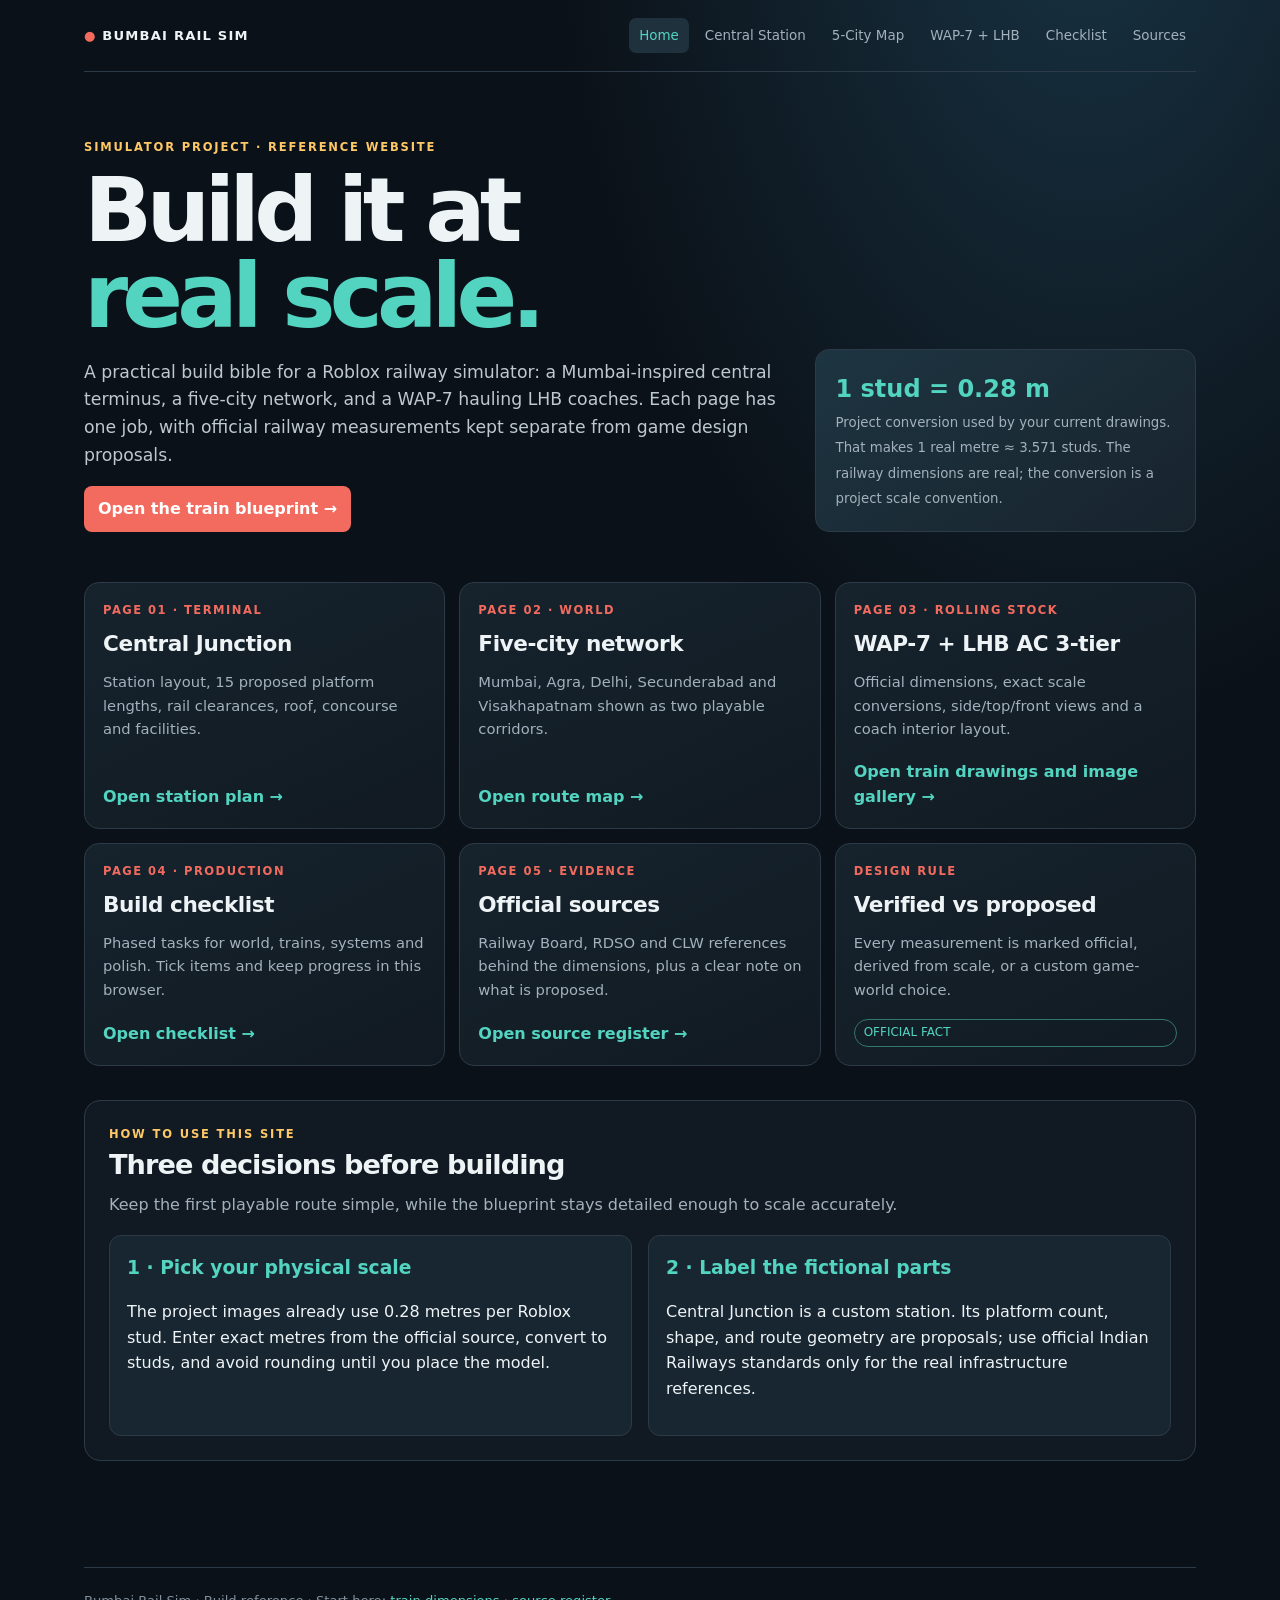
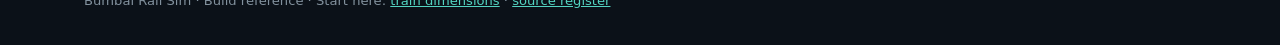
<file: index.html>
<!doctype html><html lang="en"><head><meta charset="utf-8"><meta name="viewport" content="width=device-width,initial-scale=1"><meta name="theme-color" content="#0b1118"><title>Bumbai Rail Sim — Build Bible</title><link rel="stylesheet" href="styles/site.css"></head><body><div class="shell"><header class="top"><a class="brand" href="index.html"><span>●</span> Bumbai Rail Sim</a><nav class="nav"><a class="active" href="index.html">Home</a><a href="station.html">Central Station</a><a href="network.html">5-City Map</a><a href="trains.html">WAP-7 + LHB</a><a href="checklist.html">Checklist</a><a href="sources.html">Sources</a></nav></header><main><div class="hero-grid hero"><div><div class="eyebrow">Simulator project · reference website</div><h1>Build it at<br><span style="color:var(--teal)">real scale.</span></h1><p>A practical build bible for a Roblox railway simulator: a Mumbai-inspired central terminus, a five-city network, and a WAP-7 hauling LHB coaches. Each page has one job, with official railway measurements kept separate from game design proposals.</p><a class="btn" href="trains.html">Open the train blueprint →</a></div><aside class="hero-note"><strong>1 stud = 0.28 m</strong><small>Project conversion used by your current drawings. That makes 1 real metre ≈ 3.571 studs. The railway dimensions are real; the conversion is a project scale convention.</small></aside></div><div class="cards"><article class="card"><div class="kicker">Page 01 · Terminal</div><h2>Central Junction</h2><p>Station layout, 15 proposed platform lengths, rail clearances, roof, concourse and facilities.</p><a class="more" href="station.html">Open station plan →</a></article><article class="card"><div class="kicker">Page 02 · World</div><h2>Five-city network</h2><p>Mumbai, Agra, Delhi, Secunderabad and Visakhapatnam shown as two playable corridors.</p><a class="more" href="network.html">Open route map →</a></article><article class="card"><div class="kicker">Page 03 · Rolling stock</div><h2>WAP-7 + LHB AC 3-tier</h2><p>Official dimensions, exact scale conversions, side/top/front views and a coach interior layout.</p><a class="more" href="trains.html#image-gallery">Open train drawings and image gallery →</a></article><article class="card"><div class="kicker">Page 04 · Production</div><h2>Build checklist</h2><p>Phased tasks for world, trains, systems and polish. Tick items and keep progress in this browser.</p><a class="more" href="checklist.html">Open checklist →</a></article><article class="card"><div class="kicker">Page 05 · Evidence</div><h2>Official sources</h2><p>Railway Board, RDSO and CLW references behind the dimensions, plus a clear note on what is proposed.</p><a class="more" href="sources.html">Open source register →</a></article><article class="card"><div class="kicker">Design rule</div><h2>Verified vs proposed</h2><p>Every measurement is marked official, derived from scale, or a custom game-world choice.</p><span class="tag official">OFFICIAL FACT</span></article></div><section class="section"><div class="eyebrow">How to use this site</div><h2>Three decisions before building</h2><p class="lead">Keep the first playable route simple, while the blueprint stays detailed enough to scale accurately.</p><div class="two"><div class="panel"><h3>1 · Pick your physical scale</h3><p>The project images already use 0.28 metres per Roblox stud. Enter exact metres from the official source, convert to studs, and avoid rounding until you place the model.</p></div><div class="panel"><h3>2 · Label the fictional parts</h3><p>Central Junction is a custom station. Its platform count, shape, and route geometry are proposals; use official Indian Railways standards only for the real infrastructure references.</p></div></div></section></main><footer class="footer">Bumbai Rail Sim · Build reference · Start here: <a href="trains.html">train dimensions</a> · <a href="sources.html">source register</a></footer></div></body></html>
</file>
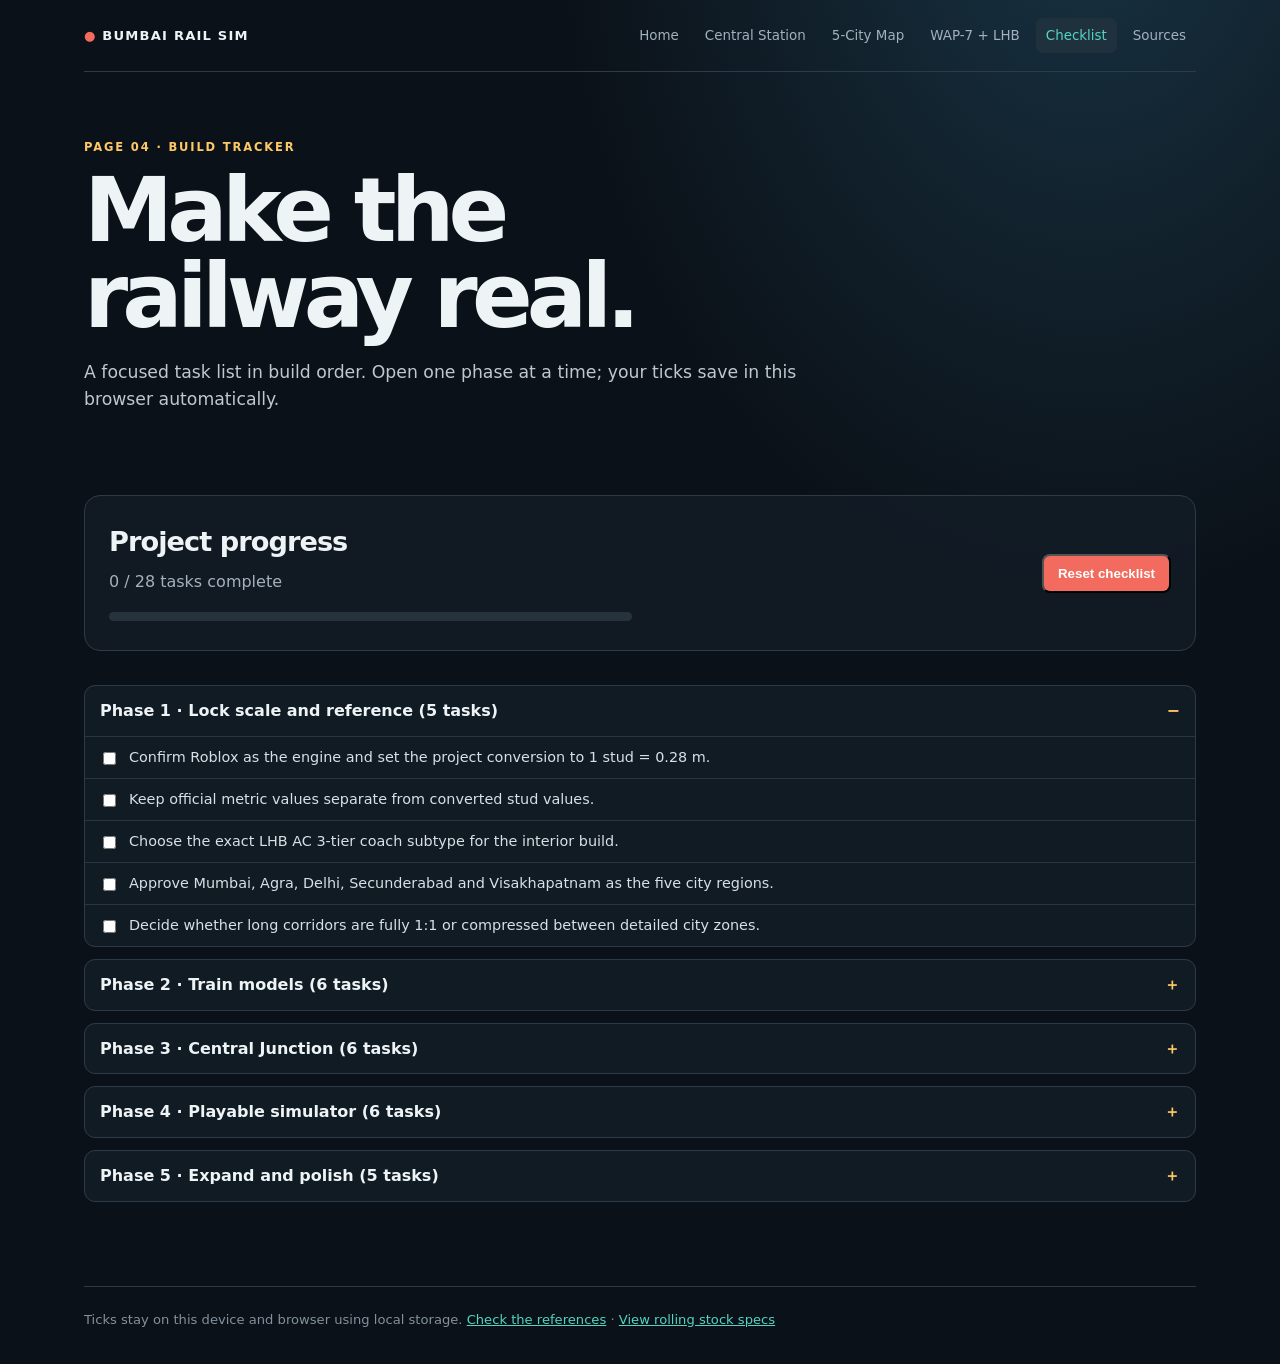
<file: checklist.html>
<!doctype html><html lang="en"><head><meta charset="utf-8"><meta name="viewport" content="width=device-width,initial-scale=1"><title>Build Checklist — Bumbai Rail Sim</title><link rel="stylesheet" href="styles/site.css"></head><body><div class="shell"><header class="top"><a class="brand" href="index.html"><span>●</span> Bumbai Rail Sim</a><nav class="nav"><a href="index.html">Home</a><a href="station.html">Central Station</a><a href="network.html">5-City Map</a><a href="trains.html">WAP-7 + LHB</a><a class="active" href="checklist.html">Checklist</a><a href="sources.html">Sources</a></nav></header><main><div class="hero"><div class="eyebrow">Page 04 · Build tracker</div><h1>Make the<br>railway real.</h1><p>A focused task list in build order. Open one phase at a time; your ticks save in this browser automatically.</p></div><section class="section"><div class="two"><div><h2>Project progress</h2><p id="progressLabel" class="lead">0 / 0 tasks complete</p><div class="check-progress"><span id="progressFill"></span></div></div><div style="align-self:center;text-align:right"><button class="btn" id="clearChecks" type="button">Reset checklist</button></div></div></section><div data-checklist><details class="check-group" open><summary>Phase 1 · Lock scale and reference (5 tasks)</summary><label class="check-row"><input type="checkbox" data-id="engine"><span>Confirm Roblox as the engine and set the project conversion to 1 stud = 0.28 m.</span></label><label class="check-row"><input type="checkbox" data-id="sources"><span>Keep official metric values separate from converted stud values.</span></label><label class="check-row"><input type="checkbox" data-id="variant"><span>Choose the exact LHB AC 3-tier coach subtype for the interior build.</span></label><label class="check-row"><input type="checkbox" data-id="map"><span>Approve Mumbai, Agra, Delhi, Secunderabad and Visakhapatnam as the five city regions.</span></label><label class="check-row"><input type="checkbox" data-id="route"><span>Decide whether long corridors are fully 1:1 or compressed between detailed city zones.</span></label></details><details class="check-group"><summary>Phase 2 · Train models (6 tasks)</summary><label class="check-row"><input type="checkbox" data-id="loco-body"><span>Block out WAP-7 body at 20,562 mm over buffers (73.4357 project studs).</span></label><label class="check-row"><input type="checkbox" data-id="loco-envelope"><span>Match WAP-7 width, locked pantograph height, six axles, bogie centers and wheel size.</span></label><label class="check-row"><input type="checkbox" data-id="loco-views"><span>Check side, front, roof/top, underside and cab shapes against the locomotive reference.</span></label><label class="check-row"><input type="checkbox" data-id="coach-body"><span>Block out LHB coach at 24,000 mm over CBC and 3,240 mm wide.</span></label><label class="check-row"><input type="checkbox" data-id="coach-views"><span>Check side, end, top/roof, bogies, doors, vestibule and under-slung equipment.</span></label><label class="check-row"><input type="checkbox" data-id="coach-interior"><span>Use the approved GA drawing for exact berth, window, door and toilet positions.</span></label></details><details class="check-group"><summary>Phase 3 · Central Junction (6 tasks)</summary><label class="check-row"><input type="checkbox" data-id="single-track"><span>Build a straight 1,676 mm gauge test track in the chosen project scale.</span></label><label class="check-row"><input type="checkbox" data-id="clearance"><span>Place one coach beside a 760 mm high platform and check step/edge clearance.</span></label><label class="check-row"><input type="checkbox" data-id="platform-kit"><span>Finish one reusable platform kit: edge, signs, lights, shelter, benches and access ramp.</span></label><label class="check-row"><input type="checkbox" data-id="track-kit"><span>Finish straight track, curve, turnout, ballast, sleepers, signals and buffer stop modules.</span></label><label class="check-row"><input type="checkbox" data-id="throat"><span>Build the station throat and test every route to a platform track.</span></label><label class="check-row"><input type="checkbox" data-id="depot"><span>Connect depot inspection tracks and parking sidings to the mainline.</span></label></details><details class="check-group"><summary>Phase 4 · Playable simulator (6 tasks)</summary><label class="check-row"><input type="checkbox" data-id="motion"><span>Implement throttle, reverser, service brake, emergency brake and speed display.</span></label><label class="check-row"><input type="checkbox" data-id="follow-track"><span>Keep the train on the track graph through points and curves.</span></label><label class="check-row"><input type="checkbox" data-id="signals"><span>Add signal aspects, block occupancy and route setting.</span></label><label class="check-row"><input type="checkbox" data-id="boarding"><span>Add spawn, board/leave cab, horn, lights and simple door interaction.</span></label><label class="check-row"><input type="checkbox" data-id="first-trip"><span>Complete one depot → station trip and stop within the marked target.</span></label><label class="check-row"><input type="checkbox" data-id="multiplayer"><span>Test train ownership, hand-off, respawn and disconnect recovery with another player.</span></label></details><details class="check-group"><summary>Phase 5 · Expand and polish (5 tasks)</summary><label class="check-row"><input type="checkbox" data-id="rake"><span>Extend the test rake gradually, then measure the full consist against its platform.</span></label><label class="check-row"><input type="checkbox" data-id="station-build"><span>Expand Central Junction using repeated station and platform modules.</span></label><label class="check-row"><input type="checkbox" data-id="regions"><span>Build the four destination regions with distinct landmarks and station hubs.</span></label><label class="check-row"><input type="checkbox" data-id="services"><span>Add timetables, station announcements, passengers, weather and day/night.</span></label><label class="check-row"><input type="checkbox" data-id="wap5"><span>Only after the WAP-7 is complete: decide whether to add a WAP-5 as a second locomotive.</span></label></details></div></main><footer class="footer">Ticks stay on this device and browser using local storage. <a href="sources.html">Check the references</a> · <a href="trains.html">View rolling stock specs</a></footer></div><script src="scripts/checklist.js"></script></body></html>
</file>
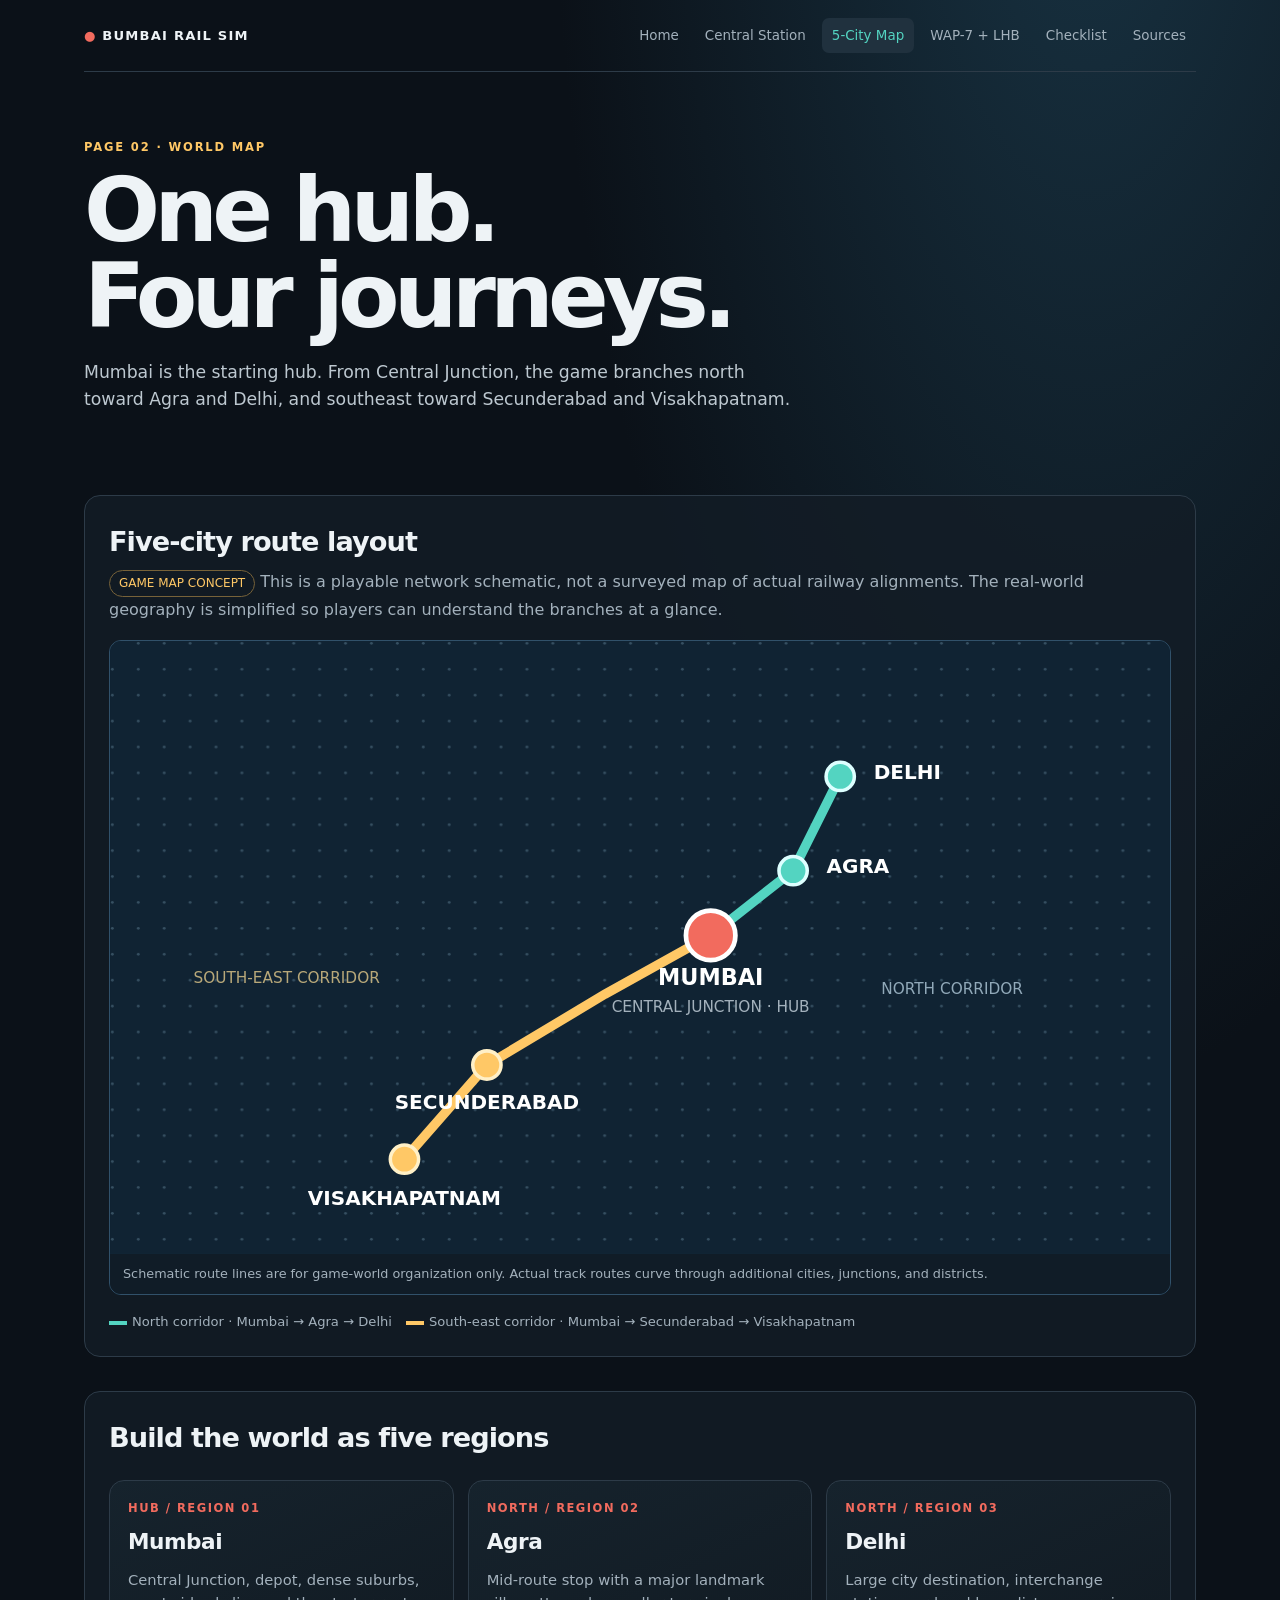
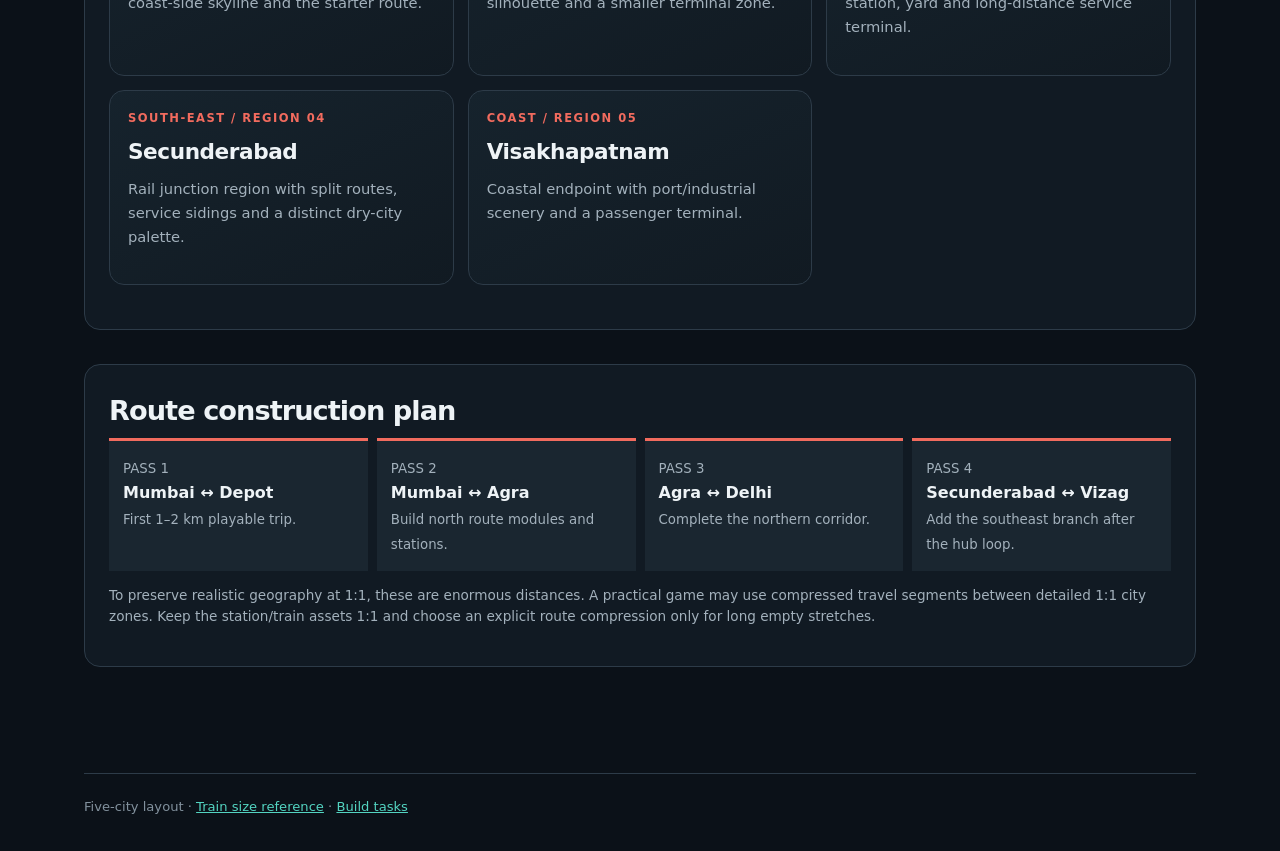
<file: network.html>
<!doctype html><html lang="en"><head><meta charset="utf-8"><meta name="viewport" content="width=device-width,initial-scale=1"><title>Five-City Network — Bumbai Rail Sim</title><link rel="stylesheet" href="styles/site.css"></head><body><div class="shell"><header class="top"><a class="brand" href="index.html"><span>●</span> Bumbai Rail Sim</a><nav class="nav"><a href="index.html">Home</a><a href="station.html">Central Station</a><a class="active" href="network.html">5-City Map</a><a href="trains.html">WAP-7 + LHB</a><a href="checklist.html">Checklist</a><a href="sources.html">Sources</a></nav></header><main><div class="hero"><div class="eyebrow">Page 02 · World map</div><h1>One hub.<br>Four journeys.</h1><p>Mumbai is the starting hub. From Central Junction, the game branches north toward Agra and Delhi, and southeast toward Secunderabad and Visakhapatnam.</p></div><section class="section"><h2>Five-city route layout</h2><p class="lead"><span class="tag proposed">GAME MAP CONCEPT</span> This is a playable network schematic, not a surveyed map of actual railway alignments. The real-world geography is simplified so players can understand the branches at a glance.</p><figure class="diagram"><svg viewBox="0 0 900 520" role="img" aria-label="Schematic five-city network from Mumbai to Agra, Delhi, Secunderabad, and Visakhapatnam"><defs><pattern id="dots" width="22" height="22" patternUnits="userSpaceOnUse"><circle cx="2" cy="2" r="1.2" fill="#365062"/></pattern></defs><rect width="900" height="520" fill="#102333"/><rect width="900" height="520" fill="url(#dots)"/><path d="M510 250 L580 195 L620 115" fill="none" stroke="#53d4c1" stroke-width="8" stroke-linecap="round"/><path d="M510 250 L420 300 L320 360 L250 440" fill="none" stroke="#ffc866" stroke-width="8" stroke-linecap="round"/><g font-family="system-ui" text-anchor="middle"><g><circle cx="510" cy="250" r="21" fill="#f26b5e" stroke="#fff" stroke-width="4"/><text x="510" y="292" fill="#fff" font-weight="800" font-size="19">MUMBAI</text><text x="510" y="315" fill="#a3b1bc" font-size="13">CENTRAL JUNCTION · HUB</text></g><g><circle cx="580" cy="195" r="12" fill="#53d4c1" stroke="#dff" stroke-width="3"/><text x="635" y="197" fill="#fff" font-size="17" font-weight="700">AGRA</text><circle cx="620" cy="115" r="12" fill="#53d4c1" stroke="#dff" stroke-width="3"/><text x="677" y="117" fill="#fff" font-size="17" font-weight="700">DELHI</text><circle cx="320" cy="360" r="12" fill="#ffc866" stroke="#fff0c7" stroke-width="3"/><text x="320" y="397" fill="#fff" font-size="17" font-weight="700">SECUNDERABAD</text><circle cx="250" cy="440" r="12" fill="#ffc866" stroke="#fff0c7" stroke-width="3"/><text x="250" y="479" fill="#fff" font-size="17" font-weight="700">VISAKHAPATNAM</text></g><text x="715" y="300" fill="#91a9b9" font-size="13">NORTH CORRIDOR</text><text x="150" y="290" fill="#b8a879" font-size="13">SOUTH-EAST CORRIDOR</text></g></svg><figcaption>Schematic route lines are for game-world organization only. Actual track routes curve through additional cities, junctions, and districts.</figcaption></figure><div class="map-legend"><span><i></i>North corridor · Mumbai → Agra → Delhi</span><span><i class="alt"></i>South-east corridor · Mumbai → Secunderabad → Visakhapatnam</span></div></section><section class="section"><h2>Build the world as five regions</h2><div class="cards"><article class="card"><div class="kicker">Hub / Region 01</div><h3>Mumbai</h3><p>Central Junction, depot, dense suburbs, coast-side skyline and the starter route.</p></article><article class="card"><div class="kicker">North / Region 02</div><h3>Agra</h3><p>Mid-route stop with a major landmark silhouette and a smaller terminal zone.</p></article><article class="card"><div class="kicker">North / Region 03</div><h3>Delhi</h3><p>Large city destination, interchange station, yard and long-distance service terminal.</p></article><article class="card"><div class="kicker">South-east / Region 04</div><h3>Secunderabad</h3><p>Rail junction region with split routes, service sidings and a distinct dry-city palette.</p></article><article class="card"><div class="kicker">Coast / Region 05</div><h3>Visakhapatnam</h3><p>Coastal endpoint with port/industrial scenery and a passenger terminal.</p></article></div></section><section class="section"><h2>Route construction plan</h2><div class="phases"><div class="phase"><small>PASS 1</small><b>Mumbai ↔ Depot</b><small>First 1–2 km playable trip.</small></div><div class="phase"><small>PASS 2</small><b>Mumbai ↔ Agra</b><small>Build north route modules and stations.</small></div><div class="phase"><small>PASS 3</small><b>Agra ↔ Delhi</b><small>Complete the northern corridor.</small></div><div class="phase"><small>PASS 4</small><b>Secunderabad ↔ Vizag</b><small>Add the southeast branch after the hub loop.</small></div></div><p class="small">To preserve realistic geography at 1:1, these are enormous distances. A practical game may use compressed travel segments between detailed 1:1 city zones. Keep the station/train assets 1:1 and choose an explicit route compression only for long empty stretches.</p></section></main><footer class="footer">Five-city layout · <a href="trains.html">Train size reference</a> · <a href="checklist.html">Build tasks</a></footer></div></body></html>
</file>
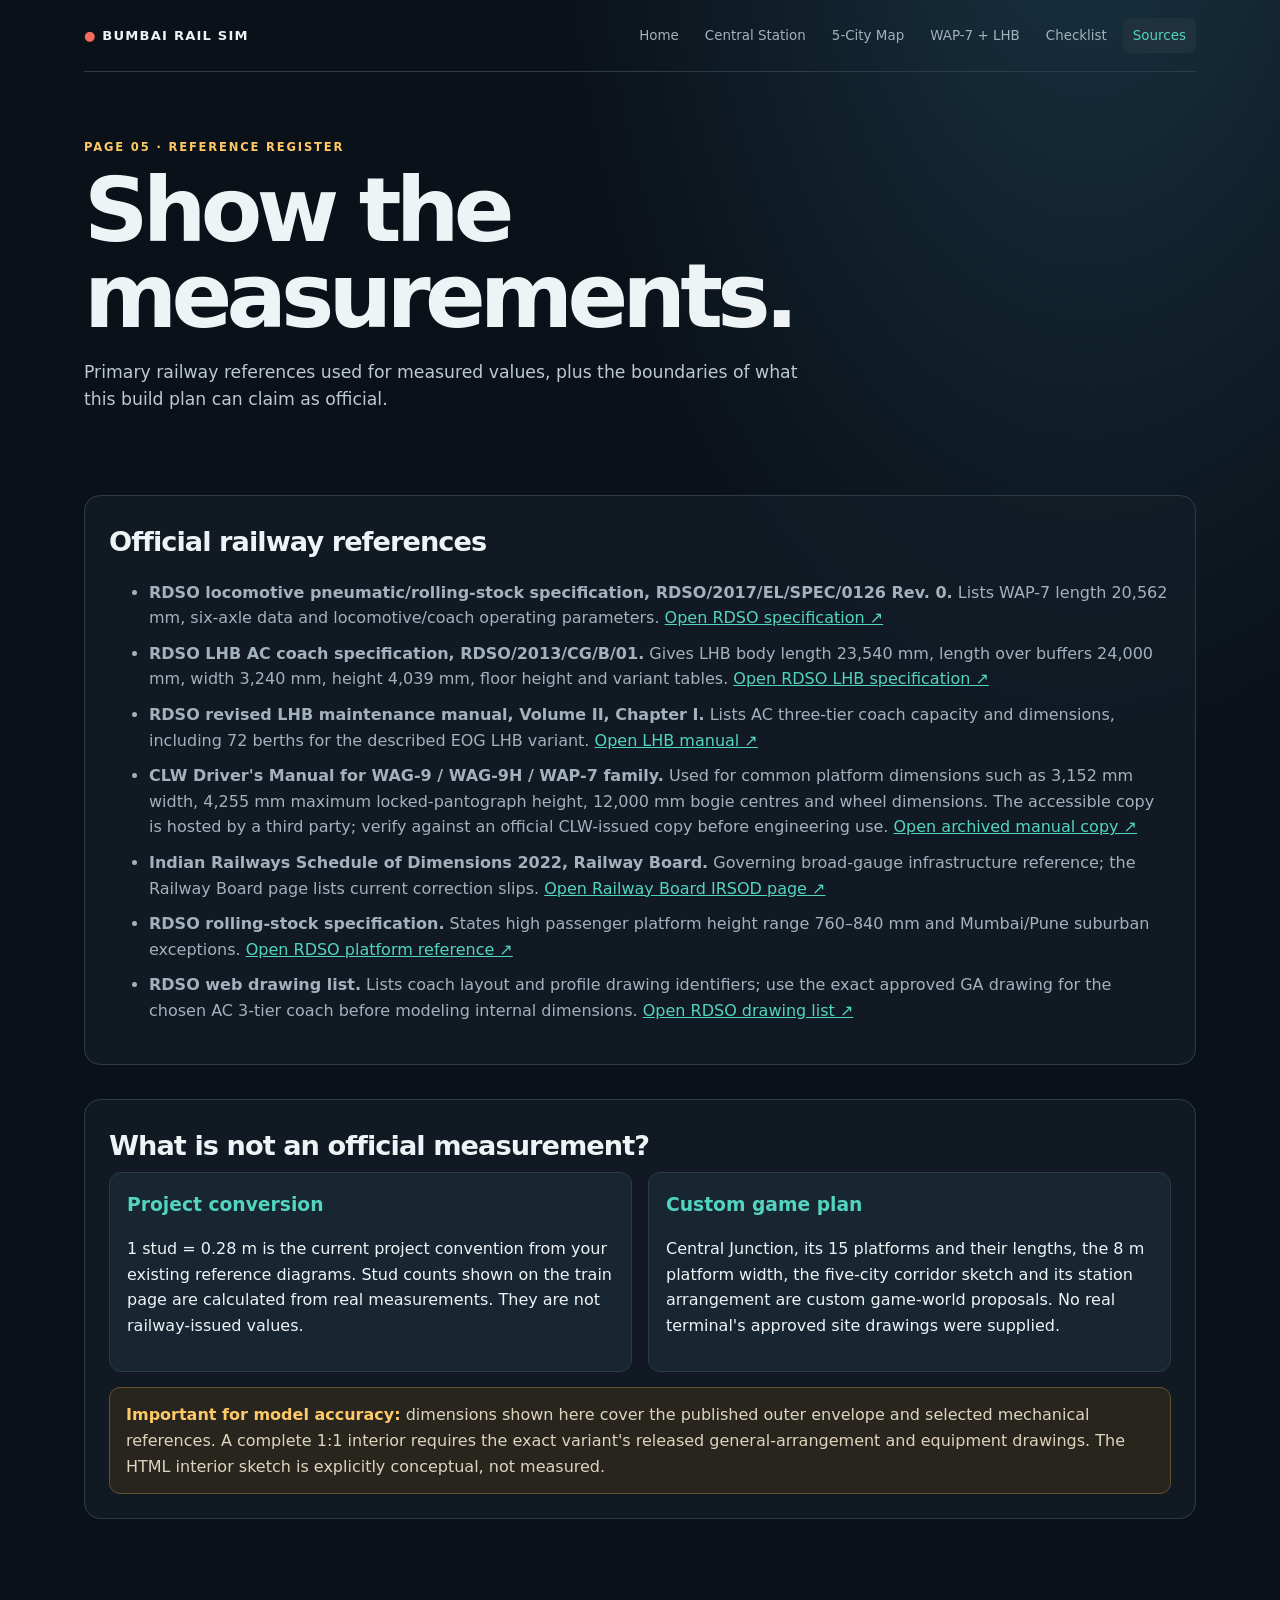
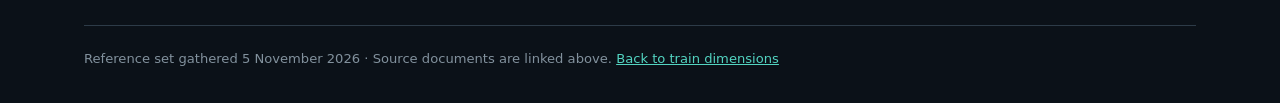
<file: sources.html>
<!doctype html><html lang="en"><head><meta charset="utf-8"><meta name="viewport" content="width=device-width,initial-scale=1"><title>References & Sources — Bumbai Rail Sim</title><link rel="stylesheet" href="styles/site.css"></head><body><div class="shell"><header class="top"><a class="brand" href="index.html"><span>●</span> Bumbai Rail Sim</a><nav class="nav"><a href="index.html">Home</a><a href="station.html">Central Station</a><a href="network.html">5-City Map</a><a href="trains.html">WAP-7 + LHB</a><a href="checklist.html">Checklist</a><a class="active" href="sources.html">Sources</a></nav></header><main><div class="hero"><div class="eyebrow">Page 05 · Reference register</div><h1>Show the<br>measurements.</h1><p>Primary railway references used for measured values, plus the boundaries of what this build plan can claim as official.</p></div><section class="section"><h2>Official railway references</h2><ul class="source-list"><li><b>RDSO locomotive pneumatic/rolling-stock specification, RDSO/2017/EL/SPEC/0126 Rev. 0.</b> Lists WAP-7 length 20,562 mm, six-axle data and locomotive/coach operating parameters. <a href="https://rdso.indianrailways.gov.in/works/uploads/File/RDSO_2017_EL_SPEC_0126_Rev_0.pdf" target="_blank" rel="noreferrer">Open RDSO specification ↗</a></li><li><b>RDSO LHB AC coach specification, RDSO/2013/CG/B/01.</b> Gives LHB body length 23,540 mm, length over buffers 24,000 mm, width 3,240 mm, height 4,039 mm, floor height and variant tables. <a href="https://rdso.indianrailways.gov.in/works/uploads/File/Al_coach_spec_RDSO_CG_B_01_rev01_changes_jan16_upload15days_PRINT.pdf" target="_blank" rel="noreferrer">Open RDSO LHB specification ↗</a></li><li><b>RDSO revised LHB maintenance manual, Volume II, Chapter I.</b> Lists AC three-tier coach capacity and dimensions, including 72 berths for the described EOG LHB variant. <a href="https://rdso.indianrailways.gov.in/uploads/files/Revised_LHB_Manual_Vol_II_Chapter_I_Introduction_Draft.pdf" target="_blank" rel="noreferrer">Open LHB manual ↗</a></li><li><b>CLW Driver's Manual for WAG-9 / WAG-9H / WAP-7 family.</b> Used for common platform dimensions such as 3,152 mm width, 4,255 mm maximum locked-pantograph height, 12,000 mm bogie centres and wheel dimensions. The accessible copy is hosted by a third party; verify against an official CLW-issued copy before engineering use. <a href="https://st2.indiarailinfo.com/kjfdsuiemjvcya0/0/6/5/5/1427655/0/driversmanualforwag99hclw10964381.pdf" target="_blank" rel="noreferrer">Open archived manual copy ↗</a></li><li><b>Indian Railways Schedule of Dimensions 2022, Railway Board.</b> Governing broad-gauge infrastructure reference; the Railway Board page lists current correction slips. <a href="https://rb.indianrailways.gov.in/public/cms/viewContents?documentMasterId=3037" target="_blank" rel="noreferrer">Open Railway Board IRSOD page ↗</a></li><li><b>RDSO rolling-stock specification.</b> States high passenger platform height range 760–840 mm and Mumbai/Pune suburban exceptions. <a href="https://rdso.indianrailways.gov.in/works/uploads/File/Specification%20Final%20Draft%20RDSO_CG_P_20001%281%29%20-%20Copy.pdf" target="_blank" rel="noreferrer">Open RDSO platform reference ↗</a></li><li><b>RDSO web drawing list.</b> Lists coach layout and profile drawing identifiers; use the exact approved GA drawing for the chosen AC 3-tier coach before modeling internal dimensions. <a href="https://rdso.indianrailways.gov.in/works/uploads/File/List%20of%20web%20drawings%202017.pdf" target="_blank" rel="noreferrer">Open RDSO drawing list ↗</a></li></ul></section><section class="section"><h2>What is not an official measurement?</h2><div class="two"><div class="panel"><h3>Project conversion</h3><p>1 stud = 0.28 m is the current project convention from your existing reference diagrams. Stud counts shown on the train page are calculated from real measurements. They are not railway-issued values.</p></div><div class="panel"><h3>Custom game plan</h3><p>Central Junction, its 15 platforms and their lengths, the 8 m platform width, the five-city corridor sketch and its station arrangement are custom game-world proposals. No real terminal's approved site drawings were supplied.</p></div></div><div class="callout" style="margin-top:15px"><strong>Important for model accuracy:</strong> dimensions shown here cover the published outer envelope and selected mechanical references. A complete 1:1 interior requires the exact variant's released general-arrangement and equipment drawings. The HTML interior sketch is explicitly conceptual, not measured.</div></section></main><footer class="footer">Reference set gathered 5 November 2026 · Source documents are linked above. <a href="trains.html">Back to train dimensions</a></footer></div></body></html>
</file>
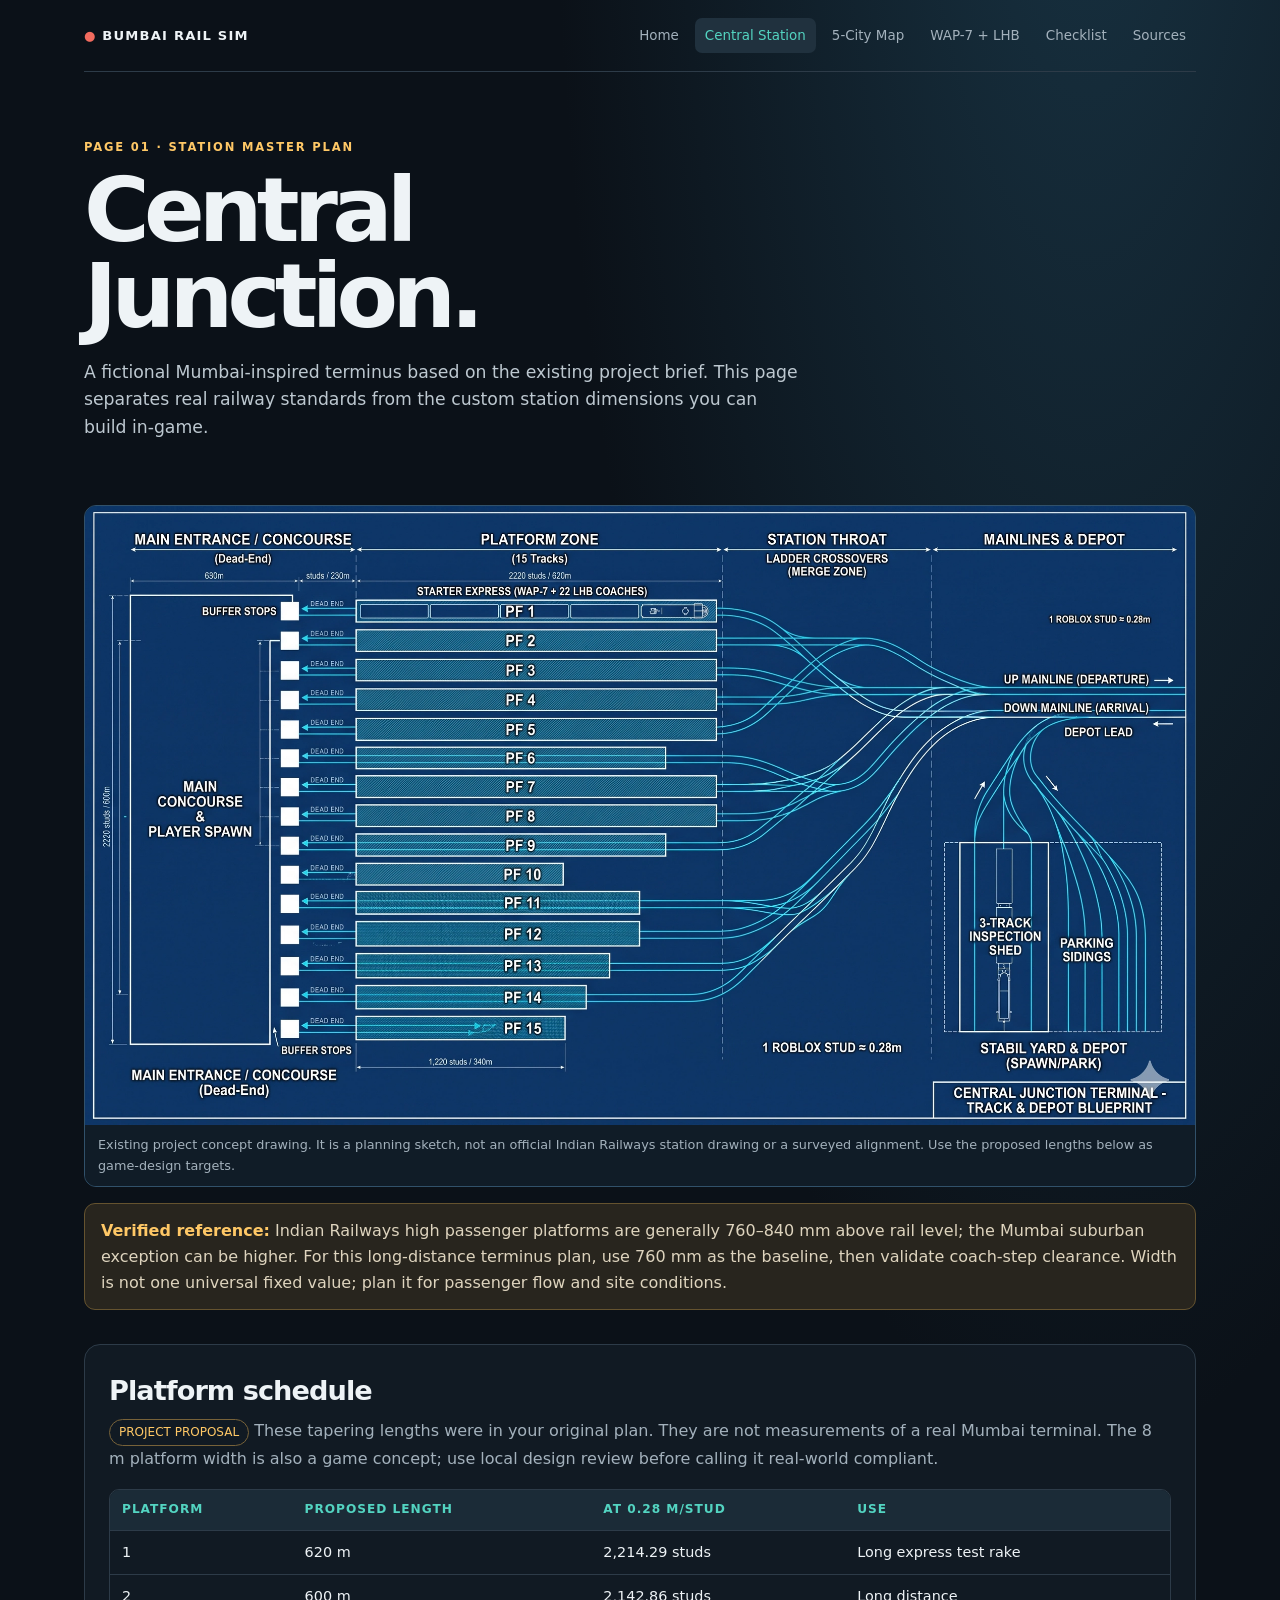
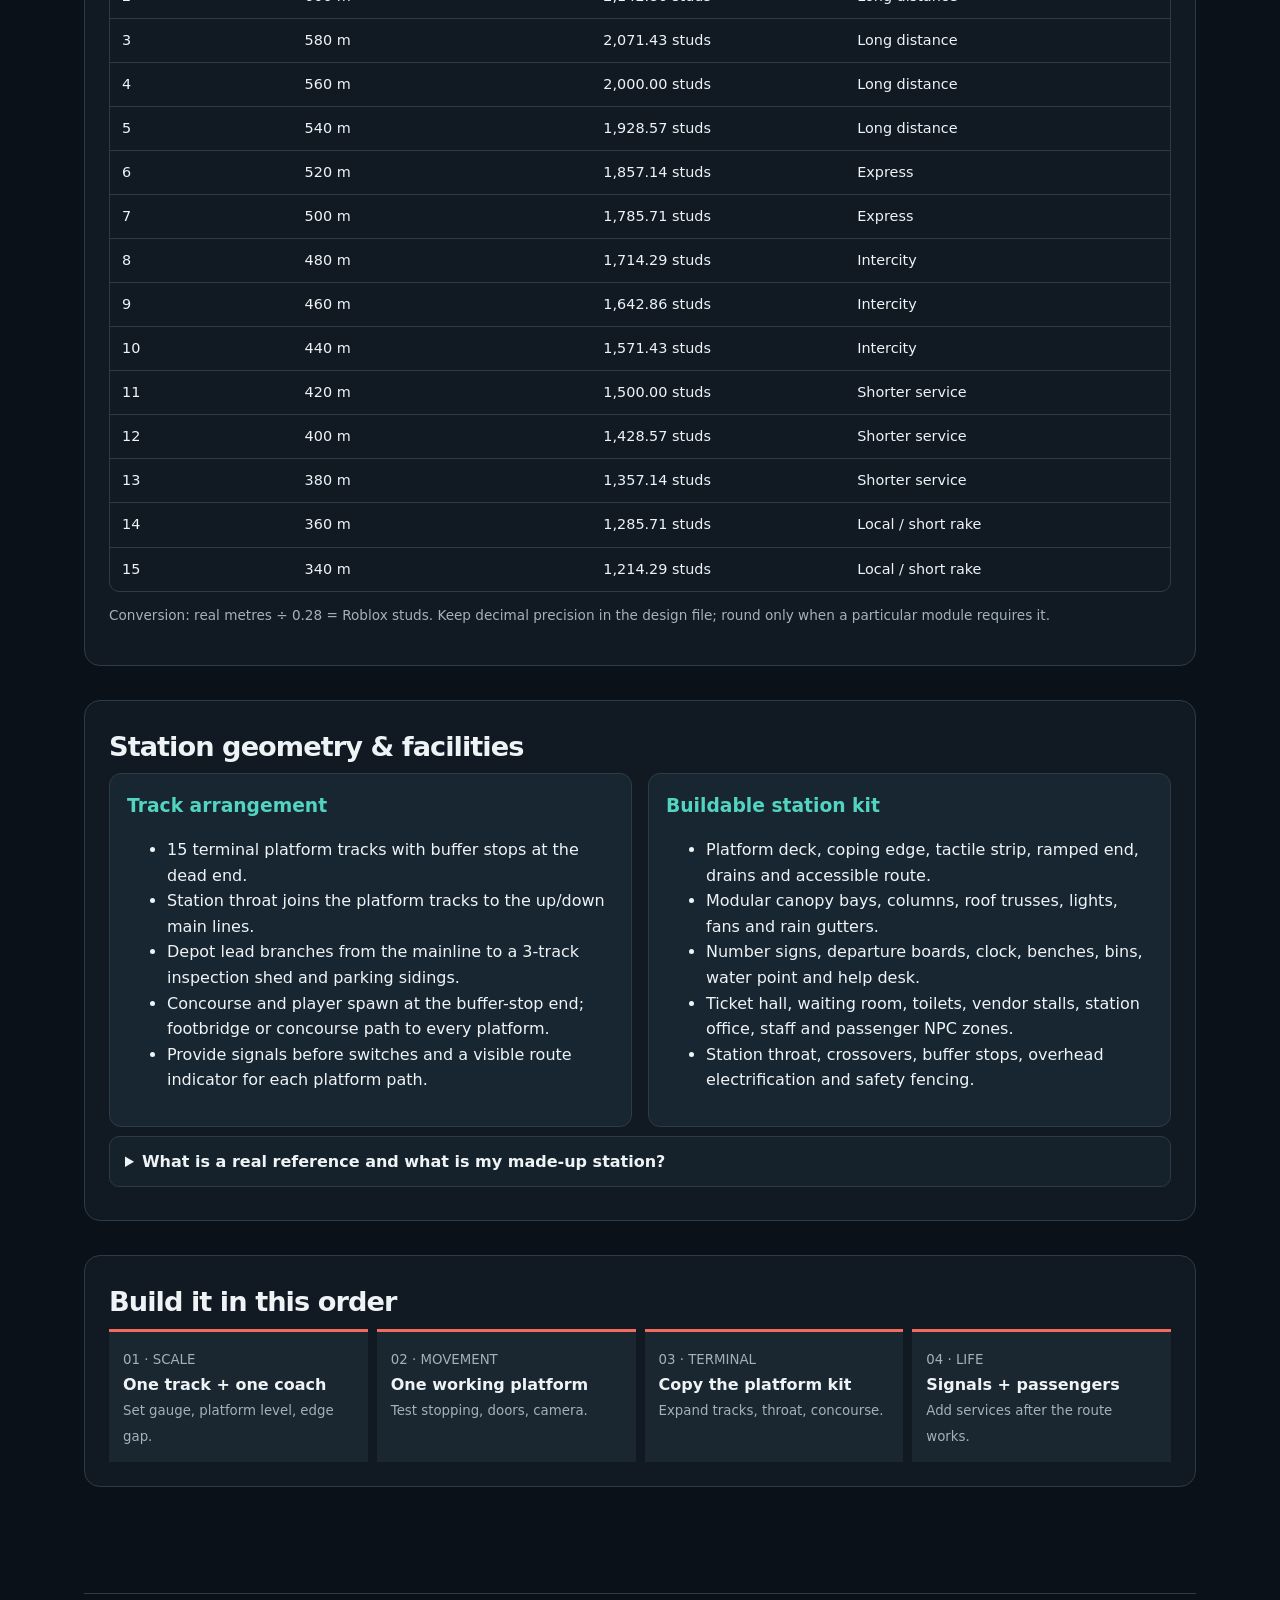
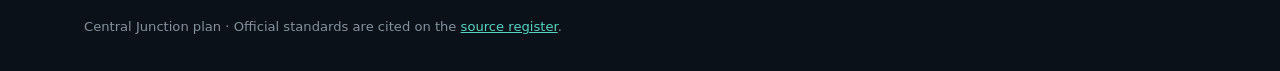
<file: station.html>
<!doctype html><html lang="en"><head><meta charset="utf-8"><meta name="viewport" content="width=device-width,initial-scale=1"><title>Central Junction — Station Plan</title><link rel="stylesheet" href="styles/site.css"></head><body><div class="shell"><header class="top"><a class="brand" href="index.html"><span>●</span> Bumbai Rail Sim</a><nav class="nav"><a href="index.html">Home</a><a class="active" href="station.html">Central Station</a><a href="network.html">5-City Map</a><a href="trains.html">WAP-7 + LHB</a><a href="checklist.html">Checklist</a><a href="sources.html">Sources</a></nav></header><main><div class="hero"><div class="eyebrow">Page 01 · Station master plan</div><h1>Central<br>Junction.</h1><p>A fictional Mumbai-inspired terminus based on the existing project brief. This page separates real railway standards from the custom station dimensions you can build in-game.</p></div><figure class="diagram"><img src="image/platformblueprint.webp" alt="Existing Central Junction schematic, showing concourse, platforms, station throat and depot" loading="lazy"><figcaption>Existing project concept drawing. It is a planning sketch, not an official Indian Railways station drawing or a surveyed alignment. Use the proposed lengths below as game-design targets.</figcaption></figure><div class="callout"><strong>Verified reference:</strong> Indian Railways high passenger platforms are generally 760–840 mm above rail level; the Mumbai suburban exception can be higher. For this long-distance terminus plan, use 760 mm as the baseline, then validate coach-step clearance. Width is not one universal fixed value; plan it for passenger flow and site conditions.</div><section class="section"><h2>Platform schedule</h2><p class="lead"><span class="tag proposed">PROJECT PROPOSAL</span> These tapering lengths were in your original plan. They are not measurements of a real Mumbai terminal. The 8 m platform width is also a game concept; use local design review before calling it real-world compliant.</p><div class="table-scroll"><table><thead><tr><th>Platform</th><th>Proposed length</th><th>At 0.28 m/stud</th><th>Use</th></tr></thead><tbody><tr><td>1</td><td>620 m</td><td>2,214.29 studs</td><td>Long express test rake</td></tr><tr><td>2</td><td>600 m</td><td>2,142.86 studs</td><td>Long distance</td></tr><tr><td>3</td><td>580 m</td><td>2,071.43 studs</td><td>Long distance</td></tr><tr><td>4</td><td>560 m</td><td>2,000.00 studs</td><td>Long distance</td></tr><tr><td>5</td><td>540 m</td><td>1,928.57 studs</td><td>Long distance</td></tr><tr><td>6</td><td>520 m</td><td>1,857.14 studs</td><td>Express</td></tr><tr><td>7</td><td>500 m</td><td>1,785.71 studs</td><td>Express</td></tr><tr><td>8</td><td>480 m</td><td>1,714.29 studs</td><td>Intercity</td></tr><tr><td>9</td><td>460 m</td><td>1,642.86 studs</td><td>Intercity</td></tr><tr><td>10</td><td>440 m</td><td>1,571.43 studs</td><td>Intercity</td></tr><tr><td>11</td><td>420 m</td><td>1,500.00 studs</td><td>Shorter service</td></tr><tr><td>12</td><td>400 m</td><td>1,428.57 studs</td><td>Shorter service</td></tr><tr><td>13</td><td>380 m</td><td>1,357.14 studs</td><td>Shorter service</td></tr><tr><td>14</td><td>360 m</td><td>1,285.71 studs</td><td>Local / short rake</td></tr><tr><td>15</td><td>340 m</td><td>1,214.29 studs</td><td>Local / short rake</td></tr></tbody></table></div><p class="small">Conversion: real metres ÷ 0.28 = Roblox studs. Keep decimal precision in the design file; round only when a particular module requires it.</p></section><section class="section"><h2>Station geometry & facilities</h2><div class="two"><article class="panel"><h3>Track arrangement</h3><ul><li>15 terminal platform tracks with buffer stops at the dead end.</li><li>Station throat joins the platform tracks to the up/down main lines.</li><li>Depot lead branches from the mainline to a 3-track inspection shed and parking sidings.</li><li>Concourse and player spawn at the buffer-stop end; footbridge or concourse path to every platform.</li><li>Provide signals before switches and a visible route indicator for each platform path.</li></ul></article><article class="panel"><h3>Buildable station kit</h3><ul><li>Platform deck, coping edge, tactile strip, ramped end, drains and accessible route.</li><li>Modular canopy bays, columns, roof trusses, lights, fans and rain gutters.</li><li>Number signs, departure boards, clock, benches, bins, water point and help desk.</li><li>Ticket hall, waiting room, toilets, vendor stalls, station office, staff and passenger NPC zones.</li><li>Station throat, crossovers, buffer stops, overhead electrification and safety fencing.</li></ul></article></div><details><summary>What is a real reference and what is my made-up station?</summary><p>The platform-height reference is from RDSO/Indian Railways material. The 15 platforms, 8 m width, specific lengths, building arrangement, station name and schematic track ladder are custom Bumbai Train Sim design decisions. A real station's exact drawings would need a named real terminal and its approved engineering plans.</p></details></section><section class="section"><h2>Build it in this order</h2><div class="phases"><div class="phase"><small>01 · SCALE</small><b>One track + one coach</b><small>Set gauge, platform level, edge gap.</small></div><div class="phase"><small>02 · MOVEMENT</small><b>One working platform</b><small>Test stopping, doors, camera.</small></div><div class="phase"><small>03 · TERMINAL</small><b>Copy the platform kit</b><small>Expand tracks, throat, concourse.</small></div><div class="phase"><small>04 · LIFE</small><b>Signals + passengers</b><small>Add services after the route works.</small></div></div></section></main><footer class="footer">Central Junction plan · Official standards are cited on the <a href="sources.html">source register</a>.</footer></div></body></html>
</file>
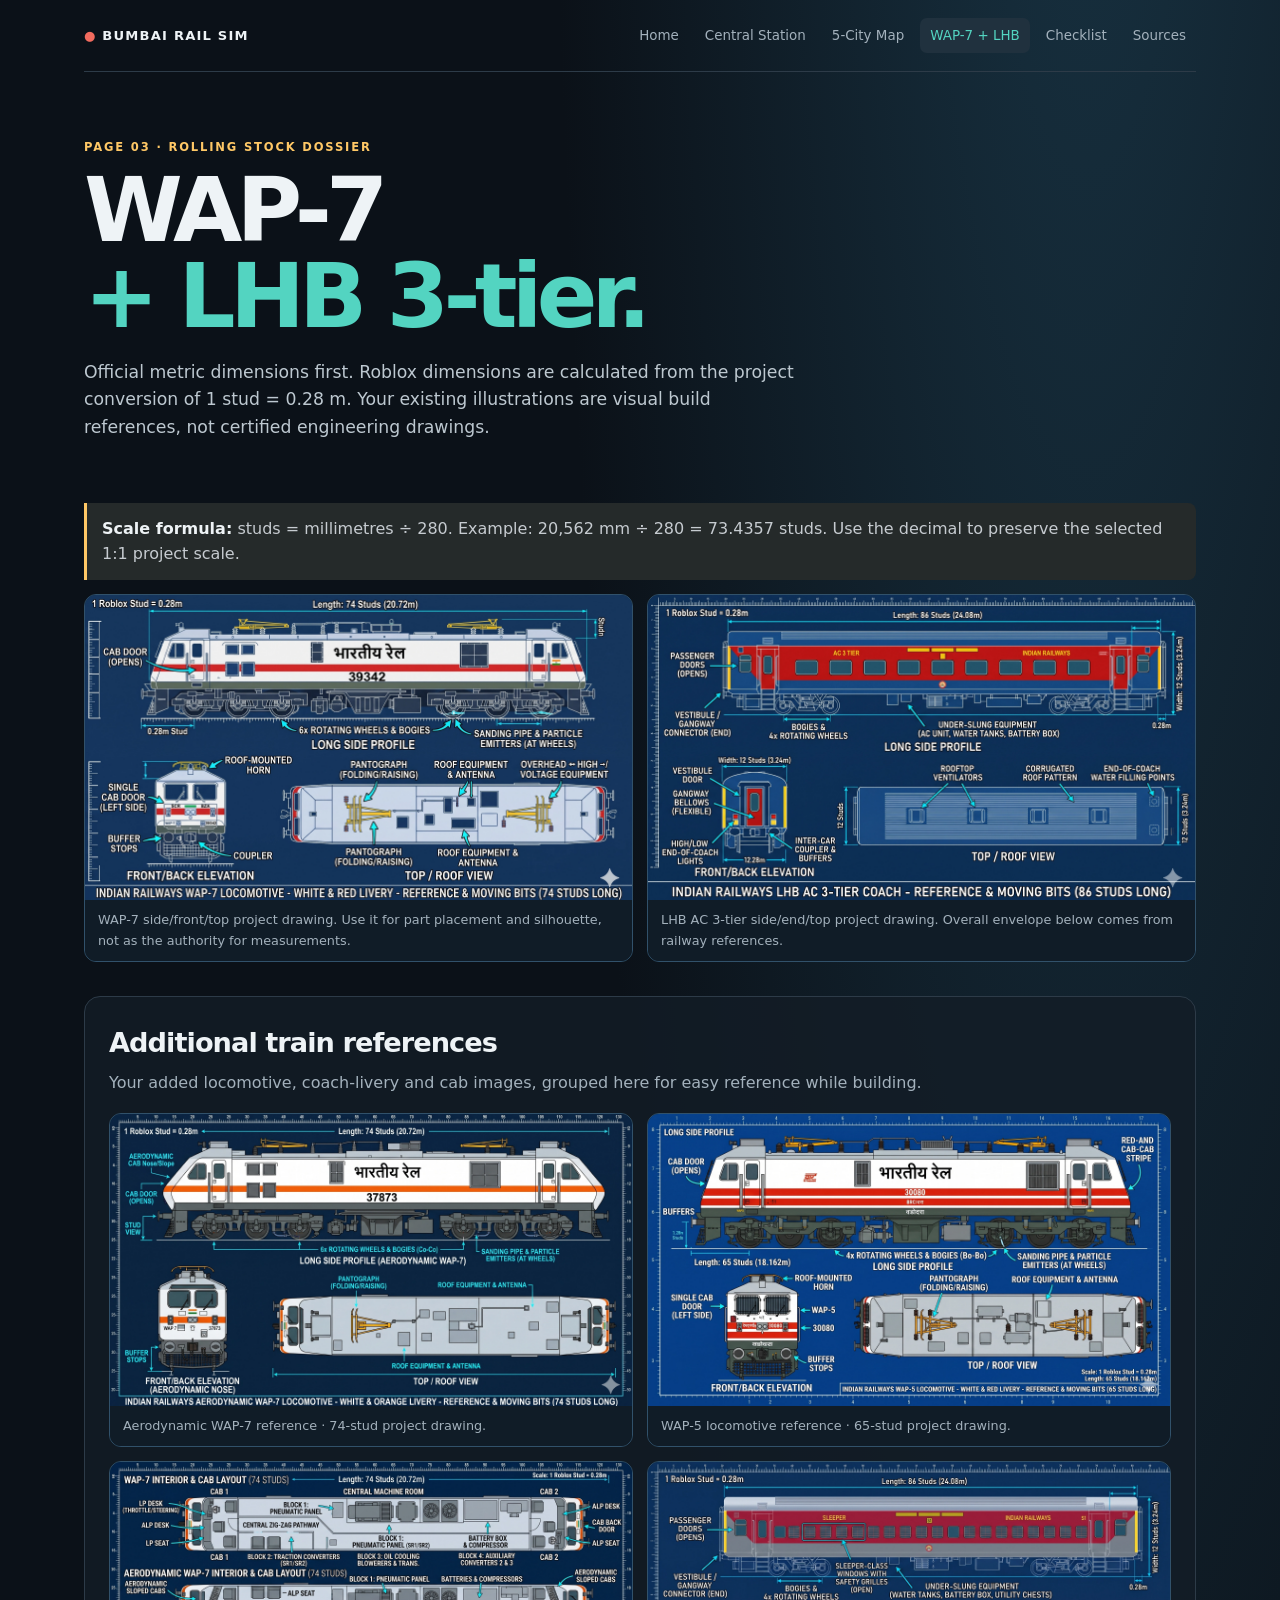
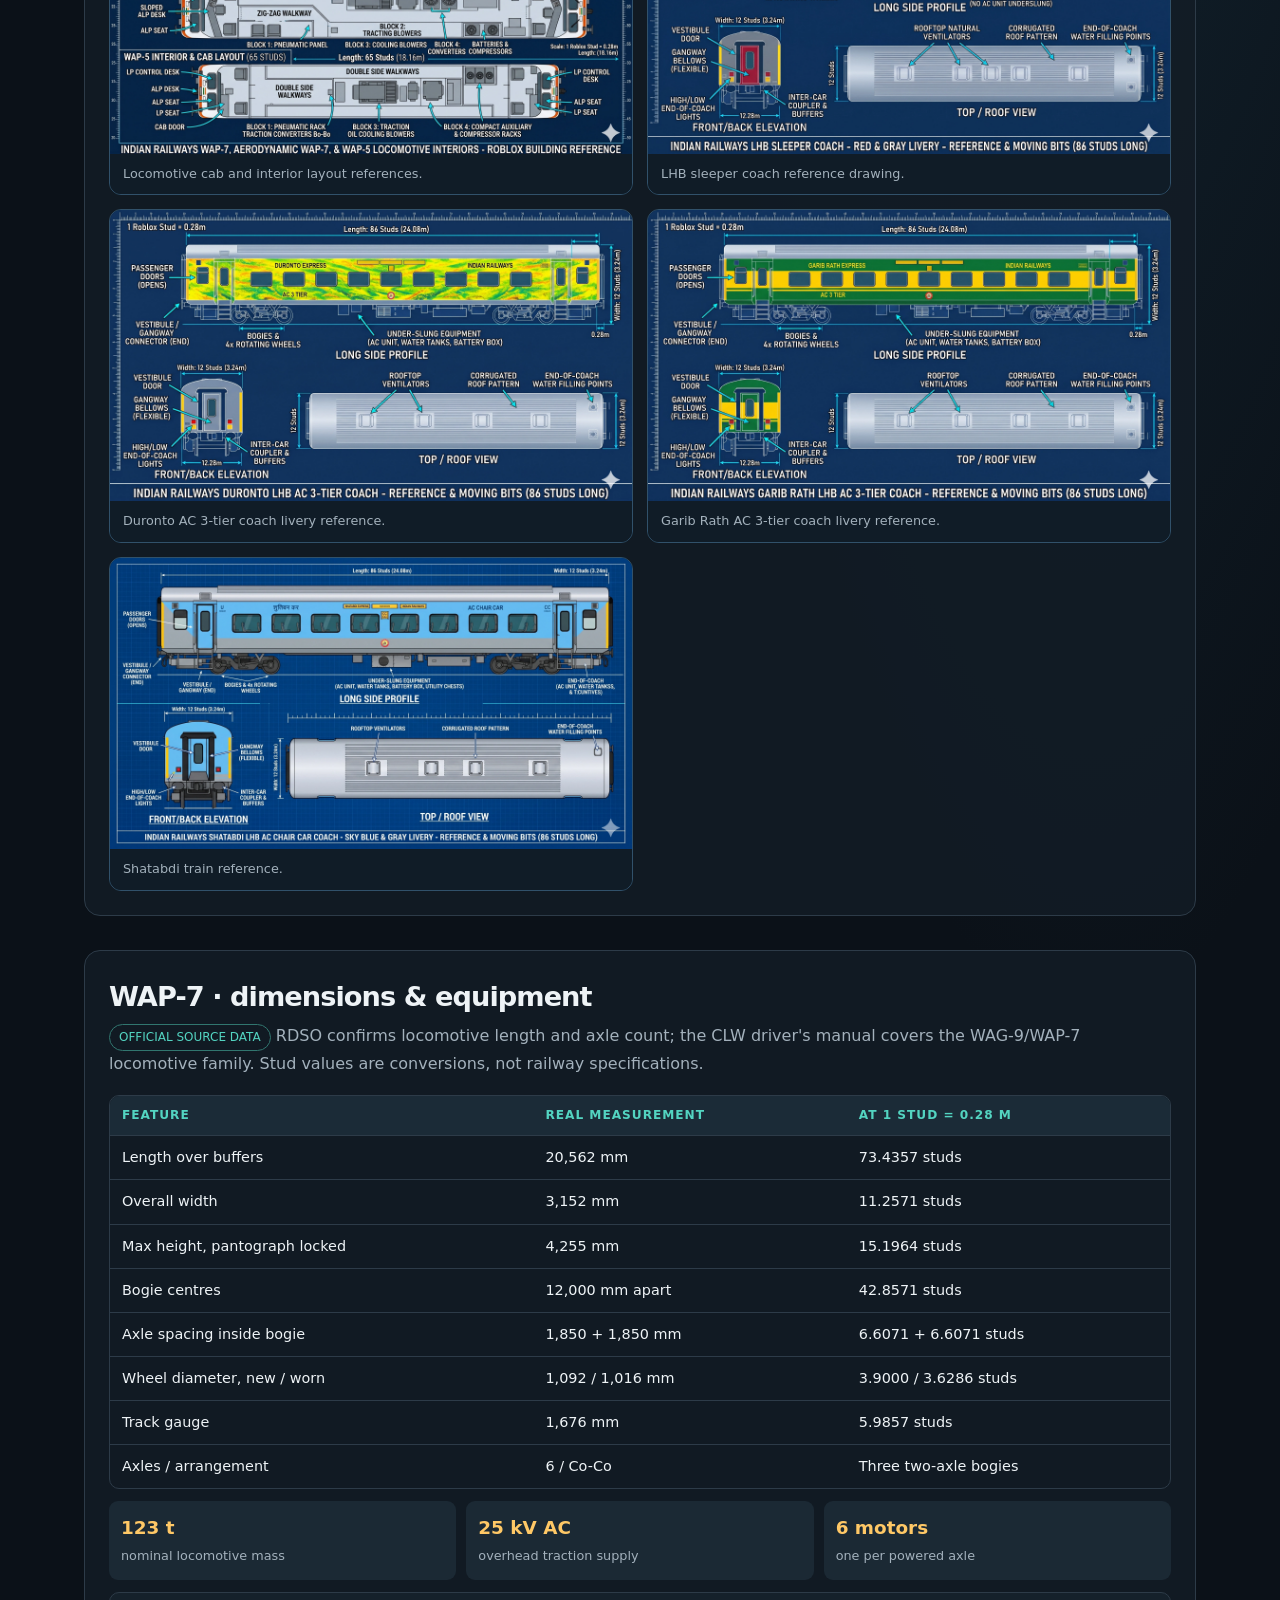
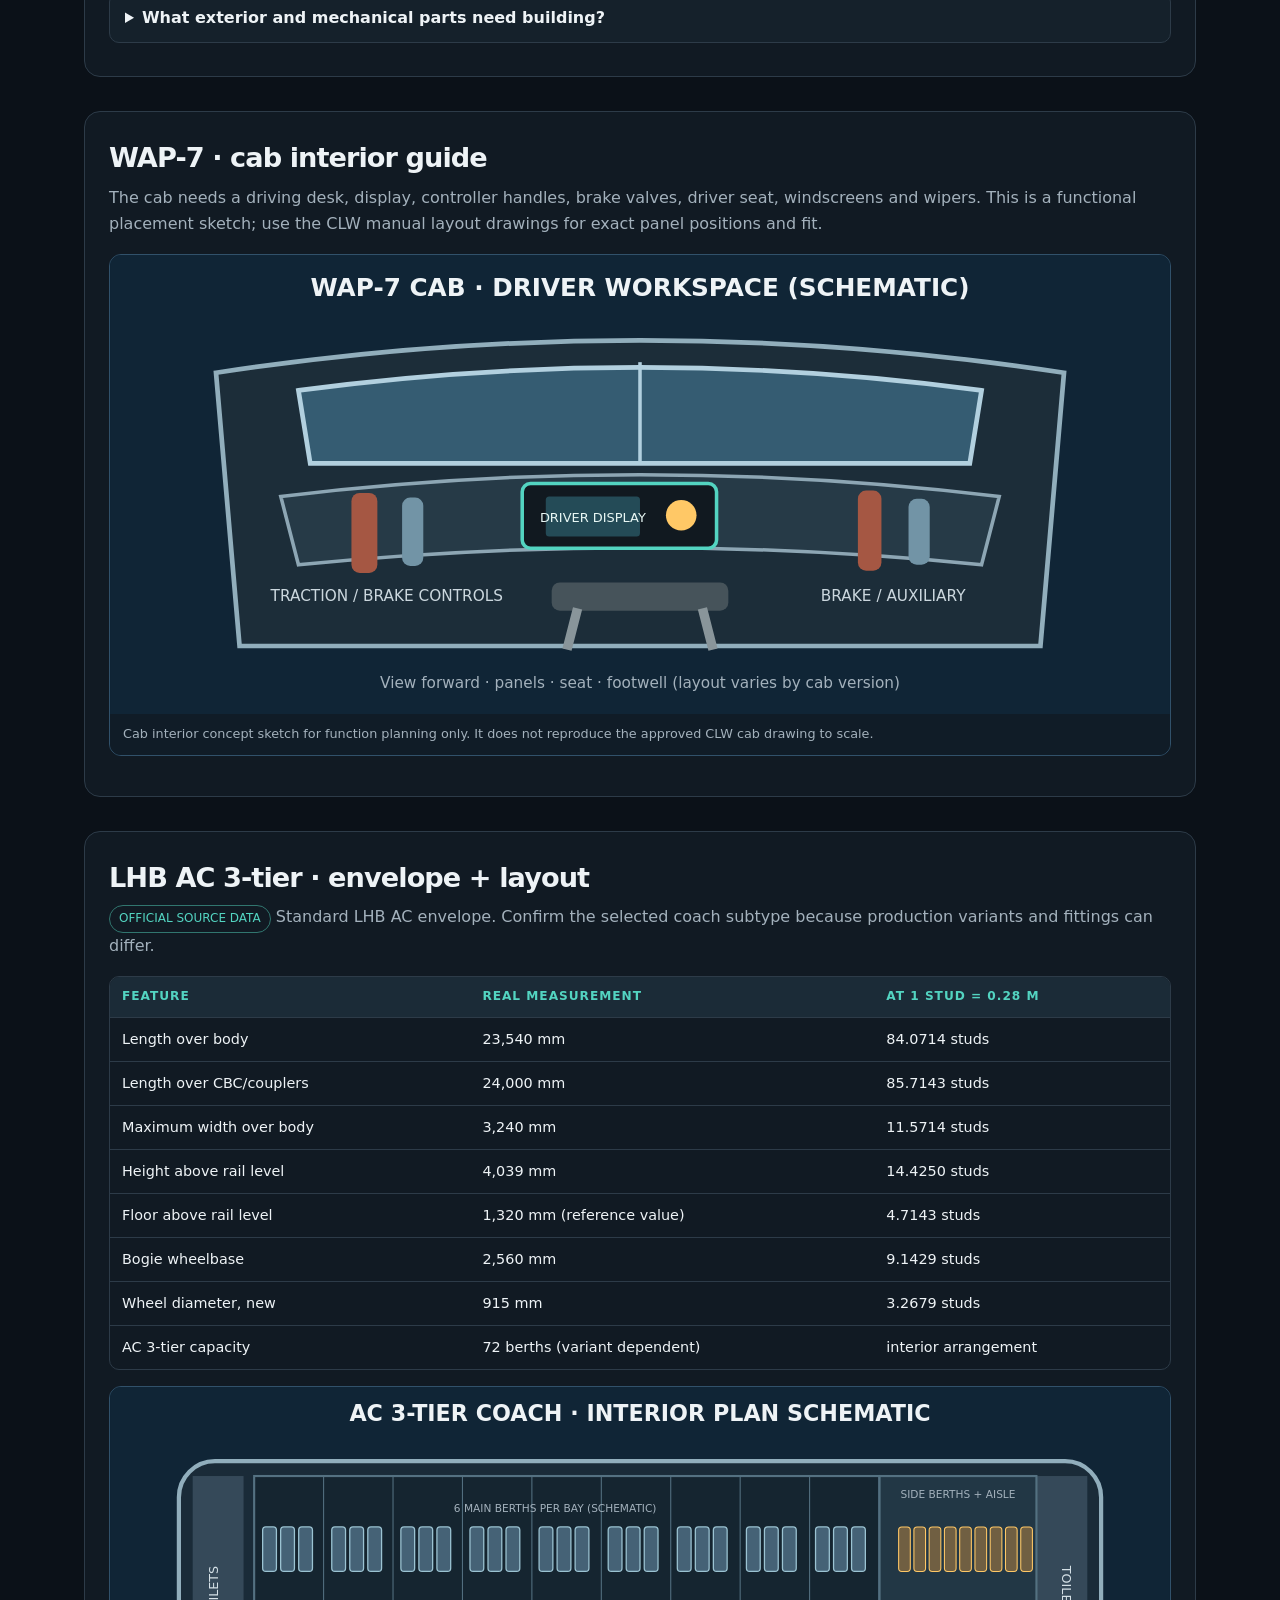
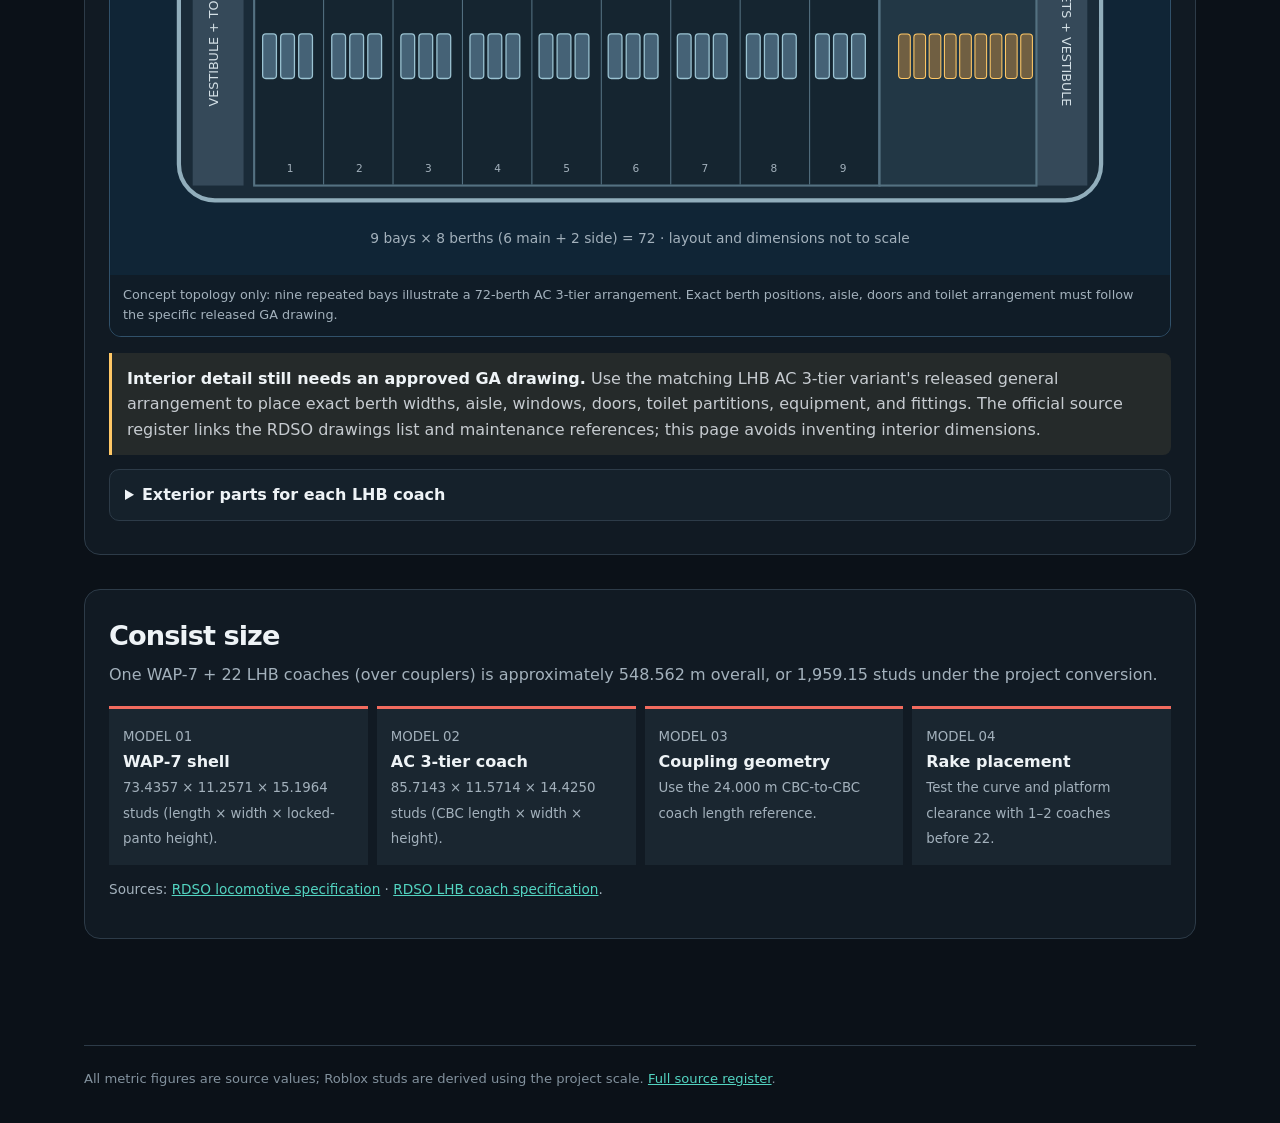
<file: trains.html>
<!doctype html><html lang="en"><head><meta charset="utf-8"><meta name="viewport" content="width=device-width,initial-scale=1"><title>WAP-7 + LHB Technical Reference</title><link rel="stylesheet" href="styles/site.css"></head><body><div class="shell"><header class="top"><a class="brand" href="index.html"><span>●</span> Bumbai Rail Sim</a><nav class="nav"><a href="index.html">Home</a><a href="station.html">Central Station</a><a href="network.html">5-City Map</a><a class="active" href="trains.html">WAP-7 + LHB</a><a href="checklist.html">Checklist</a><a href="sources.html">Sources</a></nav></header><main><div class="hero"><div class="eyebrow">Page 03 · Rolling stock dossier</div><h1>WAP-7<br><span style="color:var(--teal)">+ LHB 3-tier.</span></h1><p>Official metric dimensions first. Roblox dimensions are calculated from the project conversion of 1 stud = 0.28 m. Your existing illustrations are visual build references, not certified engineering drawings.</p></div><div class="scale-note"><b>Scale formula:</b> studs = millimetres ÷ 280. Example: 20,562 mm ÷ 280 = 73.4357 studs. Use the decimal to preserve the selected 1:1 project scale.</div><div class="thumbs"><figure class="diagram"><img src="image/WAP%207.webp" alt="Existing WAP-7 project drawing showing side, front and top views" loading="lazy"><figcaption>WAP-7 side/front/top project drawing. Use it for part placement and silhouette, not as the authority for measurements.</figcaption></figure><figure class="diagram"><img src="image/LHB3RDAC.webp" alt="Existing LHB AC three-tier project drawing showing side, end and top views" loading="lazy"><figcaption>LHB AC 3-tier side/end/top project drawing. Overall envelope below comes from railway references.</figcaption></figure></div><section class="section" id="image-gallery"><h2>Additional train references</h2><p class="lead">Your added locomotive, coach-livery and cab images, grouped here for easy reference while building.</p><div class="thumbs"><figure class="diagram"><img src="image/wap%207%20aero.webp" alt="Aerodynamic WAP-7 locomotive reference drawing" loading="lazy"><figcaption>Aerodynamic WAP-7 reference · 74-stud project drawing.</figcaption></figure><figure class="diagram"><img src="image/wap%205.webp" alt="WAP-5 locomotive reference drawing" loading="lazy"><figcaption>WAP-5 locomotive reference · 65-stud project drawing.</figcaption></figure><figure class="diagram"><img src="image/loconotive%20inside.webp" alt="Locomotive cab and interior layout references" loading="lazy"><figcaption>Locomotive cab and interior layout references.</figcaption></figure><figure class="diagram"><img src="image/LHB%20chair%20car.webp" alt="LHB sleeper coach reference drawing" loading="lazy"><figcaption>LHB sleeper coach reference drawing.</figcaption></figure><figure class="diagram"><img src="image/durunto.webp" alt="Duronto AC three-tier coach livery reference" loading="lazy"><figcaption>Duronto AC 3-tier coach livery reference.</figcaption></figure><figure class="diagram"><img src="image/garibrath.webp" alt="Garib Rath AC three-tier coach livery reference" loading="lazy"><figcaption>Garib Rath AC 3-tier coach livery reference.</figcaption></figure><figure class="diagram"><img src="image/shatbdhi.webp" alt="Shatabdi train reference" loading="lazy"><figcaption>Shatabdi train reference.</figcaption></figure></div></section><section class="section"><h2>WAP-7 · dimensions & equipment</h2><p class="lead"><span class="tag official">OFFICIAL SOURCE DATA</span> RDSO confirms locomotive length and axle count; the CLW driver's manual covers the WAG-9/WAP-7 locomotive family. Stud values are conversions, not railway specifications.</p><div class="table-scroll"><table><thead><tr><th>Feature</th><th>Real measurement</th><th>At 1 stud = 0.28 m</th></tr></thead><tbody><tr><td>Length over buffers</td><td>20,562 mm</td><td>73.4357 studs</td></tr><tr><td>Overall width</td><td>3,152 mm</td><td>11.2571 studs</td></tr><tr><td>Max height, pantograph locked</td><td>4,255 mm</td><td>15.1964 studs</td></tr><tr><td>Bogie centres</td><td>12,000 mm apart</td><td>42.8571 studs</td></tr><tr><td>Axle spacing inside bogie</td><td>1,850 + 1,850 mm</td><td>6.6071 + 6.6071 studs</td></tr><tr><td>Wheel diameter, new / worn</td><td>1,092 / 1,016 mm</td><td>3.9000 / 3.6286 studs</td></tr><tr><td>Track gauge</td><td>1,676 mm</td><td>5.9857 studs</td></tr><tr><td>Axles / arrangement</td><td>6 / Co-Co</td><td>Three two-axle bogies</td></tr></tbody></table></div><div class="spec-grid"><div class="spec"><b>123 t</b><span>nominal locomotive mass</span></div><div class="spec"><b>25 kV AC</b><span>overhead traction supply</span></div><div class="spec"><b>6 motors</b><span>one per powered axle</span></div></div><details><summary>What exterior and mechanical parts need building?</summary><ul><li>Two driver cabs, body shell, windows, doors, wipers, headlights, tail lights, horn and buffers/couplers.</li><li>Three bogies, six wheelsets, axle boxes, suspension, brake discs and simplified traction motors.</li><li>Roof equipment: two pantographs, main breaker, insulators, roof bus and antenna/equipment boxes.</li><li>Underframe/machine-room equipment: transformer, converters, compressor, battery boxes and cooling air paths.</li><li>For game play: animated wheels, working cab doors, lights, horn, pantograph toggle and sound zones.</li></ul></details></section><section class="section"><h2>WAP-7 · cab interior guide</h2><p class="lead">The cab needs a driving desk, display, controller handles, brake valves, driver seat, windscreens and wipers. This is a functional placement sketch; use the CLW manual layout drawings for exact panel positions and fit.</p><figure class="diagram"><svg viewBox="0 0 900 390" role="img" aria-label="Conceptual WAP-7 driver cab interior arrangement, not to scale"><rect width="900" height="390" fill="#102536"/><text x="450" y="35" text-anchor="middle" fill="#eef3f6" font-family="system-ui" font-size="21" font-weight="800">WAP-7 CAB · DRIVER WORKSPACE (SCHEMATIC)</text><path d="M90 100 Q450 45 810 100 L790 332 L110 332Z" fill="#1c2d39" stroke="#91aebc" stroke-width="4"/><path d="M160 115 Q450 76 740 115 L730 177 L170 177Z" fill="#355c72" stroke="#b2d0df" stroke-width="4"/><line x1="450" y1="91" x2="450" y2="177" stroke="#b2d0df" stroke-width="3"/><path d="M145 205 Q450 168 755 205 L740 263 Q450 234 160 263Z" fill="#263a47" stroke="#8da6b4" stroke-width="3"/><rect x="350" y="194" width="165" height="55" rx="7" fill="#111920" stroke="#53d4c1" stroke-width="3"/><rect x="370" y="205" width="80" height="34" rx="3" fill="#244b57"/><text x="410" y="227" text-anchor="middle" fill="#e8f7f4" font-family="system-ui" font-size="11">DRIVER DISPLAY</text><circle cx="485" cy="221" r="13" fill="#ffc866"/><rect x="205" y="202" width="22" height="68" rx="7" fill="#a55743"/><rect x="248" y="206" width="18" height="58" rx="7" fill="#7294a6"/><text x="235" y="294" text-anchor="middle" fill="#cbd7de" font-family="system-ui" font-size="13">TRACTION / BRAKE CONTROLS</text><rect x="635" y="200" width="20" height="68" rx="7" fill="#a55743"/><rect x="678" y="207" width="18" height="56" rx="7" fill="#7294a6"/><text x="665" y="294" text-anchor="middle" fill="#cbd7de" font-family="system-ui" font-size="13">BRAKE / AUXILIARY</text><rect x="375" y="278" width="150" height="24" rx="7" fill="#46535a"/><path d="M397 300 L388 335 M503 300 L512 335" stroke="#89959a" stroke-width="8"/><text x="450" y="368" text-anchor="middle" fill="#a3b1bc" font-family="system-ui" font-size="13">View forward · panels · seat · footwell (layout varies by cab version)</text></svg><figcaption>Cab interior concept sketch for function planning only. It does not reproduce the approved CLW cab drawing to scale.</figcaption></figure></section><section class="section"><h2>LHB AC 3-tier · envelope + layout</h2><p class="lead"><span class="tag official">OFFICIAL SOURCE DATA</span> Standard LHB AC envelope. Confirm the selected coach subtype because production variants and fittings can differ.</p><div class="table-scroll"><table><thead><tr><th>Feature</th><th>Real measurement</th><th>At 1 stud = 0.28 m</th></tr></thead><tbody><tr><td>Length over body</td><td>23,540 mm</td><td>84.0714 studs</td></tr><tr><td>Length over CBC/couplers</td><td>24,000 mm</td><td>85.7143 studs</td></tr><tr><td>Maximum width over body</td><td>3,240 mm</td><td>11.5714 studs</td></tr><tr><td>Height above rail level</td><td>4,039 mm</td><td>14.4250 studs</td></tr><tr><td>Floor above rail level</td><td>1,320 mm (reference value)</td><td>4.7143 studs</td></tr><tr><td>Bogie wheelbase</td><td>2,560 mm</td><td>9.1429 studs</td></tr><tr><td>Wheel diameter, new</td><td>915 mm</td><td>3.2679 studs</td></tr><tr><td>AC 3-tier capacity</td><td>72 berths (variant dependent)</td><td>interior arrangement</td></tr></tbody></table></div><figure class="diagram"><svg viewBox="0 0 1000 460" role="img" aria-label="Schematic LHB AC three-tier interior with nine bays and side berths, not to scale"><rect width="1000" height="460" fill="#102536"/><text x="500" y="32" text-anchor="middle" fill="#eef3f6" font-family="system-ui" font-size="21" font-weight="800">AC 3-TIER COACH · INTERIOR PLAN SCHEMATIC</text><rect x="65" y="70" width="870" height="320" rx="34" fill="#1a2b38" stroke="#91aebc" stroke-width="4"/><rect x="78" y="84" width="48" height="292" fill="#354959"/><rect x="874" y="84" width="48" height="292" fill="#354959"/><text x="102" y="235" text-anchor="middle" fill="#d4e0e6" font-family="system-ui" font-size="12" transform="rotate(-90 102 235)">VESTIBULE + TOILETS</text><text x="898" y="235" text-anchor="middle" fill="#d4e0e6" font-family="system-ui" font-size="12" transform="rotate(90 898 235)">TOILETS + VESTIBULE</text><rect x="136" y="84" width="590" height="292" fill="#152530" stroke="#547181" stroke-width="2"/><rect x="726" y="84" width="148" height="292" fill="#223745" stroke="#547181" stroke-width="2"/><text x="800" y="105" text-anchor="middle" fill="#a3b1bc" font-family="system-ui" font-size="10">SIDE BERTHS + AISLE</text><line x1="136" y1="85" x2="136" y2="375" stroke="#547181" stroke-width="1"/><line x1="201.5" y1="85" x2="201.5" y2="375" stroke="#547181" stroke-width="1"/><line x1="267" y1="85" x2="267" y2="375" stroke="#547181" stroke-width="1"/><line x1="332.5" y1="85" x2="332.5" y2="375" stroke="#547181" stroke-width="1"/><line x1="398" y1="85" x2="398" y2="375" stroke="#547181" stroke-width="1"/><line x1="463.5" y1="85" x2="463.5" y2="375" stroke="#547181" stroke-width="1"/><line x1="529" y1="85" x2="529" y2="375" stroke="#547181" stroke-width="1"/><line x1="594.5" y1="85" x2="594.5" y2="375" stroke="#547181" stroke-width="1"/><line x1="660" y1="85" x2="660" y2="375" stroke="#547181" stroke-width="1"/><line x1="725.5" y1="85" x2="725.5" y2="375" stroke="#547181" stroke-width="1"/><g><rect x="144.0" y="132" width="13" height="42" rx="3" fill="#456276" stroke="#9bc3d2" stroke-width="1.2"/><rect x="161.0" y="132" width="13" height="42" rx="3" fill="#456276" stroke="#9bc3d2" stroke-width="1.2"/><rect x="178.0" y="132" width="13" height="42" rx="3" fill="#456276" stroke="#9bc3d2" stroke-width="1.2"/><rect x="144.0" y="233" width="13" height="42" rx="3" fill="#456276" stroke="#9bc3d2" stroke-width="1.2"/><rect x="161.0" y="233" width="13" height="42" rx="3" fill="#456276" stroke="#9bc3d2" stroke-width="1.2"/><rect x="178.0" y="233" width="13" height="42" rx="3" fill="#456276" stroke="#9bc3d2" stroke-width="1.2"/><rect x="744.0" y="132" width="11" height="42" rx="3" fill="#705f42" stroke="#ffc866"/><rect x="744.0" y="233" width="11" height="42" rx="3" fill="#705f42" stroke="#ffc866"/><text x="170" y="363" text-anchor="middle" fill="#a3b1bc" font-family="system-ui" font-size="10">1</text></g><g><rect x="209.2" y="132" width="13" height="42" rx="3" fill="#456276" stroke="#9bc3d2" stroke-width="1.2"/><rect x="226.2" y="132" width="13" height="42" rx="3" fill="#456276" stroke="#9bc3d2" stroke-width="1.2"/><rect x="243.2" y="132" width="13" height="42" rx="3" fill="#456276" stroke="#9bc3d2" stroke-width="1.2"/><rect x="209.2" y="233" width="13" height="42" rx="3" fill="#456276" stroke="#9bc3d2" stroke-width="1.2"/><rect x="226.2" y="233" width="13" height="42" rx="3" fill="#456276" stroke="#9bc3d2" stroke-width="1.2"/><rect x="243.2" y="233" width="13" height="42" rx="3" fill="#456276" stroke="#9bc3d2" stroke-width="1.2"/><rect x="758.4" y="132" width="11" height="42" rx="3" fill="#705f42" stroke="#ffc866"/><rect x="758.4" y="233" width="11" height="42" rx="3" fill="#705f42" stroke="#ffc866"/><text x="235.2" y="363" text-anchor="middle" fill="#a3b1bc" font-family="system-ui" font-size="10">2</text></g><g><rect x="274.4" y="132" width="13" height="42" rx="3" fill="#456276" stroke="#9bc3d2" stroke-width="1.2"/><rect x="291.4" y="132" width="13" height="42" rx="3" fill="#456276" stroke="#9bc3d2" stroke-width="1.2"/><rect x="308.4" y="132" width="13" height="42" rx="3" fill="#456276" stroke="#9bc3d2" stroke-width="1.2"/><rect x="274.4" y="233" width="13" height="42" rx="3" fill="#456276" stroke="#9bc3d2" stroke-width="1.2"/><rect x="291.4" y="233" width="13" height="42" rx="3" fill="#456276" stroke="#9bc3d2" stroke-width="1.2"/><rect x="308.4" y="233" width="13" height="42" rx="3" fill="#456276" stroke="#9bc3d2" stroke-width="1.2"/><rect x="772.8" y="132" width="11" height="42" rx="3" fill="#705f42" stroke="#ffc866"/><rect x="772.8" y="233" width="11" height="42" rx="3" fill="#705f42" stroke="#ffc866"/><text x="300.4" y="363" text-anchor="middle" fill="#a3b1bc" font-family="system-ui" font-size="10">3</text></g><g><rect x="339.6" y="132" width="13" height="42" rx="3" fill="#456276" stroke="#9bc3d2" stroke-width="1.2"/><rect x="356.6" y="132" width="13" height="42" rx="3" fill="#456276" stroke="#9bc3d2" stroke-width="1.2"/><rect x="373.6" y="132" width="13" height="42" rx="3" fill="#456276" stroke="#9bc3d2" stroke-width="1.2"/><rect x="339.6" y="233" width="13" height="42" rx="3" fill="#456276" stroke="#9bc3d2" stroke-width="1.2"/><rect x="356.6" y="233" width="13" height="42" rx="3" fill="#456276" stroke="#9bc3d2" stroke-width="1.2"/><rect x="373.6" y="233" width="13" height="42" rx="3" fill="#456276" stroke="#9bc3d2" stroke-width="1.2"/><rect x="787.2" y="132" width="11" height="42" rx="3" fill="#705f42" stroke="#ffc866"/><rect x="787.2" y="233" width="11" height="42" rx="3" fill="#705f42" stroke="#ffc866"/><text x="365.6" y="363" text-anchor="middle" fill="#a3b1bc" font-family="system-ui" font-size="10">4</text></g><g><rect x="404.8" y="132" width="13" height="42" rx="3" fill="#456276" stroke="#9bc3d2" stroke-width="1.2"/><rect x="421.8" y="132" width="13" height="42" rx="3" fill="#456276" stroke="#9bc3d2" stroke-width="1.2"/><rect x="438.8" y="132" width="13" height="42" rx="3" fill="#456276" stroke="#9bc3d2" stroke-width="1.2"/><rect x="404.8" y="233" width="13" height="42" rx="3" fill="#456276" stroke="#9bc3d2" stroke-width="1.2"/><rect x="421.8" y="233" width="13" height="42" rx="3" fill="#456276" stroke="#9bc3d2" stroke-width="1.2"/><rect x="438.8" y="233" width="13" height="42" rx="3" fill="#456276" stroke="#9bc3d2" stroke-width="1.2"/><rect x="801.6" y="132" width="11" height="42" rx="3" fill="#705f42" stroke="#ffc866"/><rect x="801.6" y="233" width="11" height="42" rx="3" fill="#705f42" stroke="#ffc866"/><text x="430.8" y="363" text-anchor="middle" fill="#a3b1bc" font-family="system-ui" font-size="10">5</text></g><g><rect x="470.0" y="132" width="13" height="42" rx="3" fill="#456276" stroke="#9bc3d2" stroke-width="1.2"/><rect x="487.0" y="132" width="13" height="42" rx="3" fill="#456276" stroke="#9bc3d2" stroke-width="1.2"/><rect x="504.0" y="132" width="13" height="42" rx="3" fill="#456276" stroke="#9bc3d2" stroke-width="1.2"/><rect x="470.0" y="233" width="13" height="42" rx="3" fill="#456276" stroke="#9bc3d2" stroke-width="1.2"/><rect x="487.0" y="233" width="13" height="42" rx="3" fill="#456276" stroke="#9bc3d2" stroke-width="1.2"/><rect x="504.0" y="233" width="13" height="42" rx="3" fill="#456276" stroke="#9bc3d2" stroke-width="1.2"/><rect x="816.0" y="132" width="11" height="42" rx="3" fill="#705f42" stroke="#ffc866"/><rect x="816.0" y="233" width="11" height="42" rx="3" fill="#705f42" stroke="#ffc866"/><text x="496" y="363" text-anchor="middle" fill="#a3b1bc" font-family="system-ui" font-size="10">6</text></g><g><rect x="535.2" y="132" width="13" height="42" rx="3" fill="#456276" stroke="#9bc3d2" stroke-width="1.2"/><rect x="552.2" y="132" width="13" height="42" rx="3" fill="#456276" stroke="#9bc3d2" stroke-width="1.2"/><rect x="569.2" y="132" width="13" height="42" rx="3" fill="#456276" stroke="#9bc3d2" stroke-width="1.2"/><rect x="535.2" y="233" width="13" height="42" rx="3" fill="#456276" stroke="#9bc3d2" stroke-width="1.2"/><rect x="552.2" y="233" width="13" height="42" rx="3" fill="#456276" stroke="#9bc3d2" stroke-width="1.2"/><rect x="569.2" y="233" width="13" height="42" rx="3" fill="#456276" stroke="#9bc3d2" stroke-width="1.2"/><rect x="830.4" y="132" width="11" height="42" rx="3" fill="#705f42" stroke="#ffc866"/><rect x="830.4" y="233" width="11" height="42" rx="3" fill="#705f42" stroke="#ffc866"/><text x="561.2" y="363" text-anchor="middle" fill="#a3b1bc" font-family="system-ui" font-size="10">7</text></g><g><rect x="600.4" y="132" width="13" height="42" rx="3" fill="#456276" stroke="#9bc3d2" stroke-width="1.2"/><rect x="617.4" y="132" width="13" height="42" rx="3" fill="#456276" stroke="#9bc3d2" stroke-width="1.2"/><rect x="634.4" y="132" width="13" height="42" rx="3" fill="#456276" stroke="#9bc3d2" stroke-width="1.2"/><rect x="600.4" y="233" width="13" height="42" rx="3" fill="#456276" stroke="#9bc3d2" stroke-width="1.2"/><rect x="617.4" y="233" width="13" height="42" rx="3" fill="#456276" stroke="#9bc3d2" stroke-width="1.2"/><rect x="634.4" y="233" width="13" height="42" rx="3" fill="#456276" stroke="#9bc3d2" stroke-width="1.2"/><rect x="844.8" y="132" width="11" height="42" rx="3" fill="#705f42" stroke="#ffc866"/><rect x="844.8" y="233" width="11" height="42" rx="3" fill="#705f42" stroke="#ffc866"/><text x="626.4000000000001" y="363" text-anchor="middle" fill="#a3b1bc" font-family="system-ui" font-size="10">8</text></g><g><rect x="665.6" y="132" width="13" height="42" rx="3" fill="#456276" stroke="#9bc3d2" stroke-width="1.2"/><rect x="682.6" y="132" width="13" height="42" rx="3" fill="#456276" stroke="#9bc3d2" stroke-width="1.2"/><rect x="699.6" y="132" width="13" height="42" rx="3" fill="#456276" stroke="#9bc3d2" stroke-width="1.2"/><rect x="665.6" y="233" width="13" height="42" rx="3" fill="#456276" stroke="#9bc3d2" stroke-width="1.2"/><rect x="682.6" y="233" width="13" height="42" rx="3" fill="#456276" stroke="#9bc3d2" stroke-width="1.2"/><rect x="699.6" y="233" width="13" height="42" rx="3" fill="#456276" stroke="#9bc3d2" stroke-width="1.2"/><rect x="859.2" y="132" width="11" height="42" rx="3" fill="#705f42" stroke="#ffc866"/><rect x="859.2" y="233" width="11" height="42" rx="3" fill="#705f42" stroke="#ffc866"/><text x="691.6" y="363" text-anchor="middle" fill="#a3b1bc" font-family="system-ui" font-size="10">9</text></g><text x="420" y="118" text-anchor="middle" fill="#a3b1bc" font-family="system-ui" font-size="10">6 MAIN BERTHS PER BAY (SCHEMATIC)</text><text x="500" y="430" text-anchor="middle" fill="#a3b1bc" font-family="system-ui" font-size="13">9 bays × 8 berths (6 main + 2 side) = 72 · layout and dimensions not to scale</text></svg><figcaption>Concept topology only: nine repeated bays illustrate a 72-berth AC 3-tier arrangement. Exact berth positions, aisle, doors and toilet arrangement must follow the specific released GA drawing.</figcaption></figure><div class="scale-note"><b>Interior detail still needs an approved GA drawing.</b> Use the matching LHB AC 3-tier variant's released general arrangement to place exact berth widths, aisle, windows, doors, toilet partitions, equipment, and fittings. The official source register links the RDSO drawings list and maintenance references; this page avoids inventing interior dimensions.</div><details><summary>Exterior parts for each LHB coach</summary><ul><li>Coach body, roof corrugation and vents, end walls, vestibule/gangway and inter-car coupler/CBC.</li><li>Two bogies/four axles, wheels, suspension, under-slung AC units, water tanks, batteries and brake equipment.</li><li>Passenger doors and steps, windows, emergency markings, end lights, route board and coach number.</li><li>Interior: three-tier berth bays, side berths, aisle, lighting, fans, luggage racks, toilets and washbasins, depending on selected subtype.</li></ul></details></section><section class="section"><h2>Consist size</h2><p class="lead">One WAP-7 + 22 LHB coaches (over couplers) is approximately 548.562 m overall, or 1,959.15 studs under the project conversion.</p><div class="phases"><div class="phase"><small>MODEL 01</small><b>WAP-7 shell</b><small>73.4357 × 11.2571 × 15.1964 studs (length × width × locked-panto height).</small></div><div class="phase"><small>MODEL 02</small><b>AC 3-tier coach</b><small>85.7143 × 11.5714 × 14.4250 studs (CBC length × width × height).</small></div><div class="phase"><small>MODEL 03</small><b>Coupling geometry</b><small>Use the 24.000 m CBC-to-CBC coach length reference.</small></div><div class="phase"><small>MODEL 04</small><b>Rake placement</b><small>Test the curve and platform clearance with 1–2 coaches before 22.</small></div></div><p class="small">Sources: <a href="https://rdso.indianrailways.gov.in/works/uploads/File/RDSO_2017_EL_SPEC_0126_Rev_0.pdf">RDSO locomotive specification</a> · <a href="https://rdso.indianrailways.gov.in/works/uploads/File/Al_coach_spec_RDSO_CG_B_01_rev01_changes_jan16_upload15days_PRINT.pdf">RDSO LHB coach specification</a>.</p></section></main><footer class="footer">All metric figures are source values; Roblox studs are derived using the project scale. <a href="sources.html">Full source register</a>.</footer></div></body></html>
</file>
<file: styles/site.css>
:root{--bg:#0b1118;--panel:#131d27;--panel2:#1b2935;--line:#2d3b48;--text:#eef3f6;--muted:#a3b1bc;--teal:#53d4c1;--amber:#ffc866;--red:#f26b5e;--max:1160px}*{box-sizing:border-box}html{scroll-behavior:smooth}body{margin:0;background:radial-gradient(ellipse at 85% -10%,#183343 0,transparent 35%),var(--bg);color:var(--text);font:16px/1.6 Inter,system-ui,"Segoe UI",sans-serif}a{color:var(--teal)}.shell{max-width:var(--max);margin:auto;padding:0 24px}.top{min-height:72px;border-bottom:1px solid var(--line);display:flex;align-items:center;justify-content:space-between;gap:24px}.brand{font-weight:900;letter-spacing:.09em;text-transform:uppercase;color:var(--text);font-size:.82rem;white-space:nowrap;text-decoration:none}.brand span{color:var(--red)}.nav{display:flex;gap:6px;flex-wrap:wrap;justify-content:flex-end}.nav a{color:var(--muted);padding:7px 10px;border-radius:7px;text-decoration:none;font-size:.84rem}.nav a:hover,.nav a.active{background:#20313e;color:var(--teal)}main{padding:34px 0 72px}.eyebrow{font-weight:850;text-transform:uppercase;letter-spacing:.16em;color:var(--amber);font-size:.72rem}.hero{padding:32px 0 30px}.hero h1{font-size:clamp(2.8rem,7vw,6.2rem);line-height:.95;letter-spacing:-.065em;margin:12px 0 20px}.hero p{max-width:720px;color:#bdc8d0;font-size:1.08rem}.hero-grid{display:grid;grid-template-columns:1.3fr .7fr;gap:22px;align-items:end}.hero-note{background:linear-gradient(145deg,#1d3541,#18232d);border:1px solid var(--line);padding:20px;border-radius:14px}.hero-note strong{font-size:1.5rem;color:var(--teal);display:block}.hero-note small{color:var(--muted)}.cards{display:grid;grid-template-columns:repeat(3,1fr);gap:14px;margin:20px 0}.card{background:linear-gradient(155deg,#16232d,#111a22);border:1px solid var(--line);border-radius:15px;padding:18px;display:flex;flex-direction:column;min-height:190px}.card .kicker{font-size:.72rem;letter-spacing:.13em;font-weight:850;color:var(--red);text-transform:uppercase}.card h2,.card h3{margin:8px 0;font-size:1.35rem;letter-spacing:-.02em}.card p{color:var(--muted);font-size:.92rem;margin:0 0 18px}.card .more{margin-top:auto;font-weight:800;text-decoration:none}.section{margin:34px 0;padding:24px;background:rgba(19,29,39,.82);border:1px solid var(--line);border-radius:16px}.section h2{font-size:1.7rem;letter-spacing:-.035em;margin:0 0 5px}.lead{color:var(--muted);margin:0 0 18px}.two{display:grid;grid-template-columns:1fr 1fr;gap:16px}.panel{background:#182631;border:1px solid var(--line);border-radius:12px;padding:17px}.panel h3{color:var(--teal);margin:0 0 8px}.small{font-size:.85rem;color:var(--muted)}.tag{display:inline-block;border:1px solid #41515e;border-radius:999px;color:var(--muted);padding:3px 9px;font-size:.75rem}.tag.official{color:var(--teal);border-color:#31766f}.tag.proposed{color:var(--amber);border-color:#776239}.tag.derived{color:#c5a8ff;border-color:#675486}.table-scroll{overflow:auto;border:1px solid var(--line);border-radius:10px}table{border-collapse:collapse;width:100%;min-width:580px}th,td{text-align:left;padding:10px 12px;border-bottom:1px solid var(--line)}th{background:#1b2b37;color:var(--teal);font-size:.76rem;letter-spacing:.08em;text-transform:uppercase}tr:last-child td{border-bottom:0}td{font-size:.9rem}details{margin:9px 0;border:1px solid var(--line);background:#15212b;border-radius:10px}summary{cursor:pointer;padding:12px 15px;font-weight:750}details p,details ul{margin:0;padding:0 16px 16px;color:var(--muted)}.diagram{margin:16px 0;background:#102536;border:1px solid #31516a;border-radius:12px;overflow:hidden}.diagram img{display:block;width:100%;height:auto}.diagram figcaption{padding:10px 13px;color:var(--muted);font-size:.8rem;background:#101c27}.diagram svg{display:block;width:100%;height:auto}.map-legend{display:flex;gap:14px;flex-wrap:wrap;color:var(--muted);font-size:.82rem}.map-legend i{display:inline-block;width:18px;height:4px;background:var(--teal);vertical-align:middle;margin-right:5px}.map-legend i.alt{background:var(--amber)}.scale-note{padding:13px 15px;border-left:3px solid var(--amber);background:#252a2a;border-radius:0 8px 8px 0;color:#c6cbd0;margin:14px 0}.scale-note b{color:var(--text)}.thumbs{display:grid;grid-template-columns:1fr 1fr;gap:14px}.thumbs .diagram{margin:0}.spec-grid{display:grid;grid-template-columns:repeat(3,1fr);gap:10px;margin:12px 0}.spec{background:#1b2934;border-radius:9px;padding:12px}.spec b{display:block;color:var(--amber);font-size:1.15rem}.spec span{color:var(--muted);font-size:.8rem}.phases{display:grid;grid-template-columns:repeat(4,1fr);gap:9px}.phase{padding:14px;border-top:3px solid var(--red);background:#1a2630}.phase b{display:block}.phase small{color:var(--muted)}.check-progress{height:9px;background:#26333d;border-radius:10px;overflow:hidden;margin:14px 0 5px}.check-progress span{display:block;background:var(--teal);height:100%;width:0;transition:width .2s}.check-group{margin:12px 0;border:1px solid var(--line);border-radius:11px;background:#111b24}.check-group summary{list-style:none;display:flex;justify-content:space-between}.check-group summary::-webkit-details-marker{display:none}.check-group summary:after{content:"＋";color:var(--amber)}.check-group[open] summary:after{content:"−"}.check-row{display:flex;gap:10px;padding:9px 14px;border-top:1px solid #293641;color:#d8e0e5;font-size:.9rem}.check-row input{accent-color:var(--teal);margin-top:5px;flex:none}.check-row.done span{color:var(--muted);text-decoration:line-through}.source-list li{margin:10px 0;color:var(--muted)}.source-list a{color:var(--teal)}.footer{border-top:1px solid var(--line);padding:22px 0 34px;color:#82919d;font-size:.82rem}.btn{display:inline-block;background:var(--red);color:white;text-decoration:none;font-weight:850;padding:10px 14px;border-radius:8px}.btn:hover{background:#ff8175}.callout{border:1px solid #65532f;background:#28251e;padding:14px 16px;border-radius:11px;color:#ded4be}.callout strong{color:var(--amber)}@media(max-width:780px){.shell{padding:0 16px}.top{align-items:flex-start;padding:14px 0;flex-direction:column;gap:8px}.nav{justify-content:flex-start}.hero-grid,.two{grid-template-columns:1fr}.cards{grid-template-columns:1fr 1fr}.phases{grid-template-columns:1fr 1fr}.spec-grid{grid-template-columns:1fr 1fr}.section{padding:18px}.thumbs{grid-template-columns:1fr}}@media(max-width:500px){.cards{grid-template-columns:1fr}.hero h1{font-size:3.1rem}.nav a{padding:6px 7px;font-size:.78rem}.phases,.spec-grid{grid-template-columns:1fr}}
</file>
